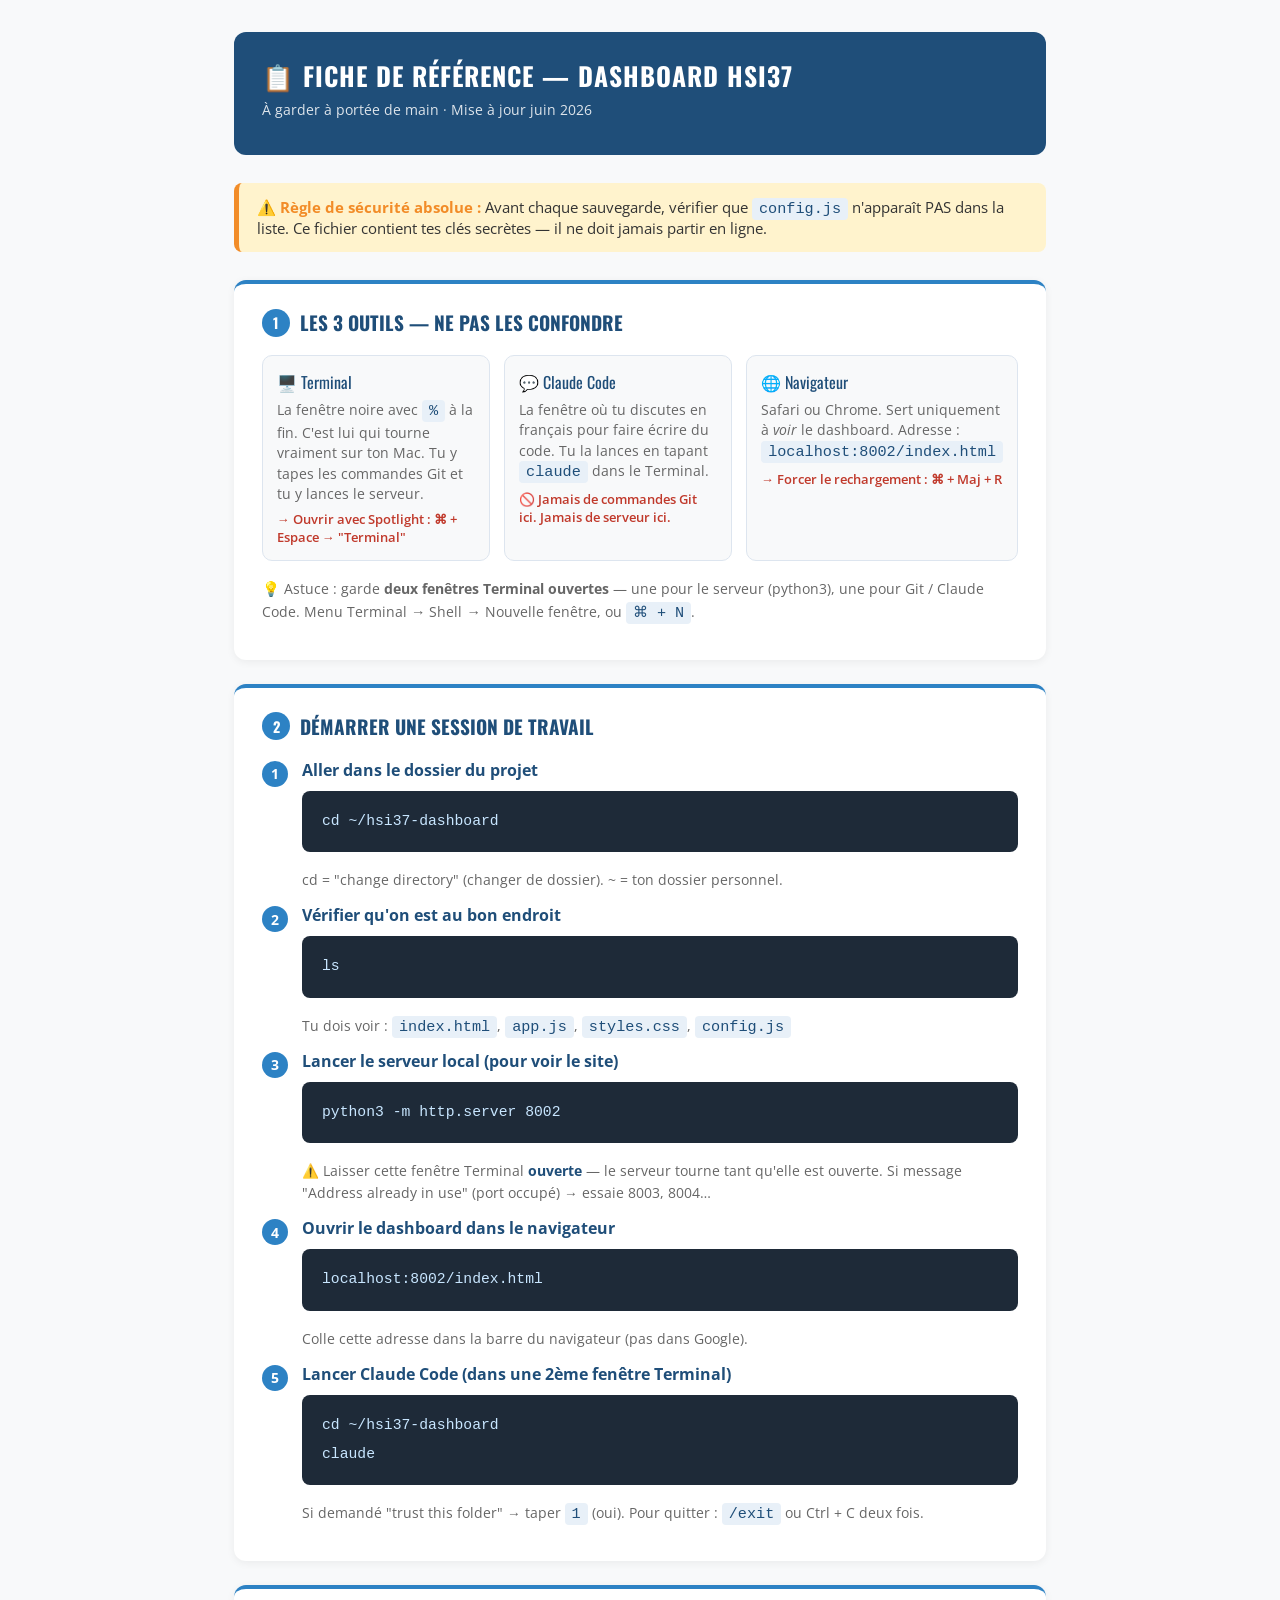
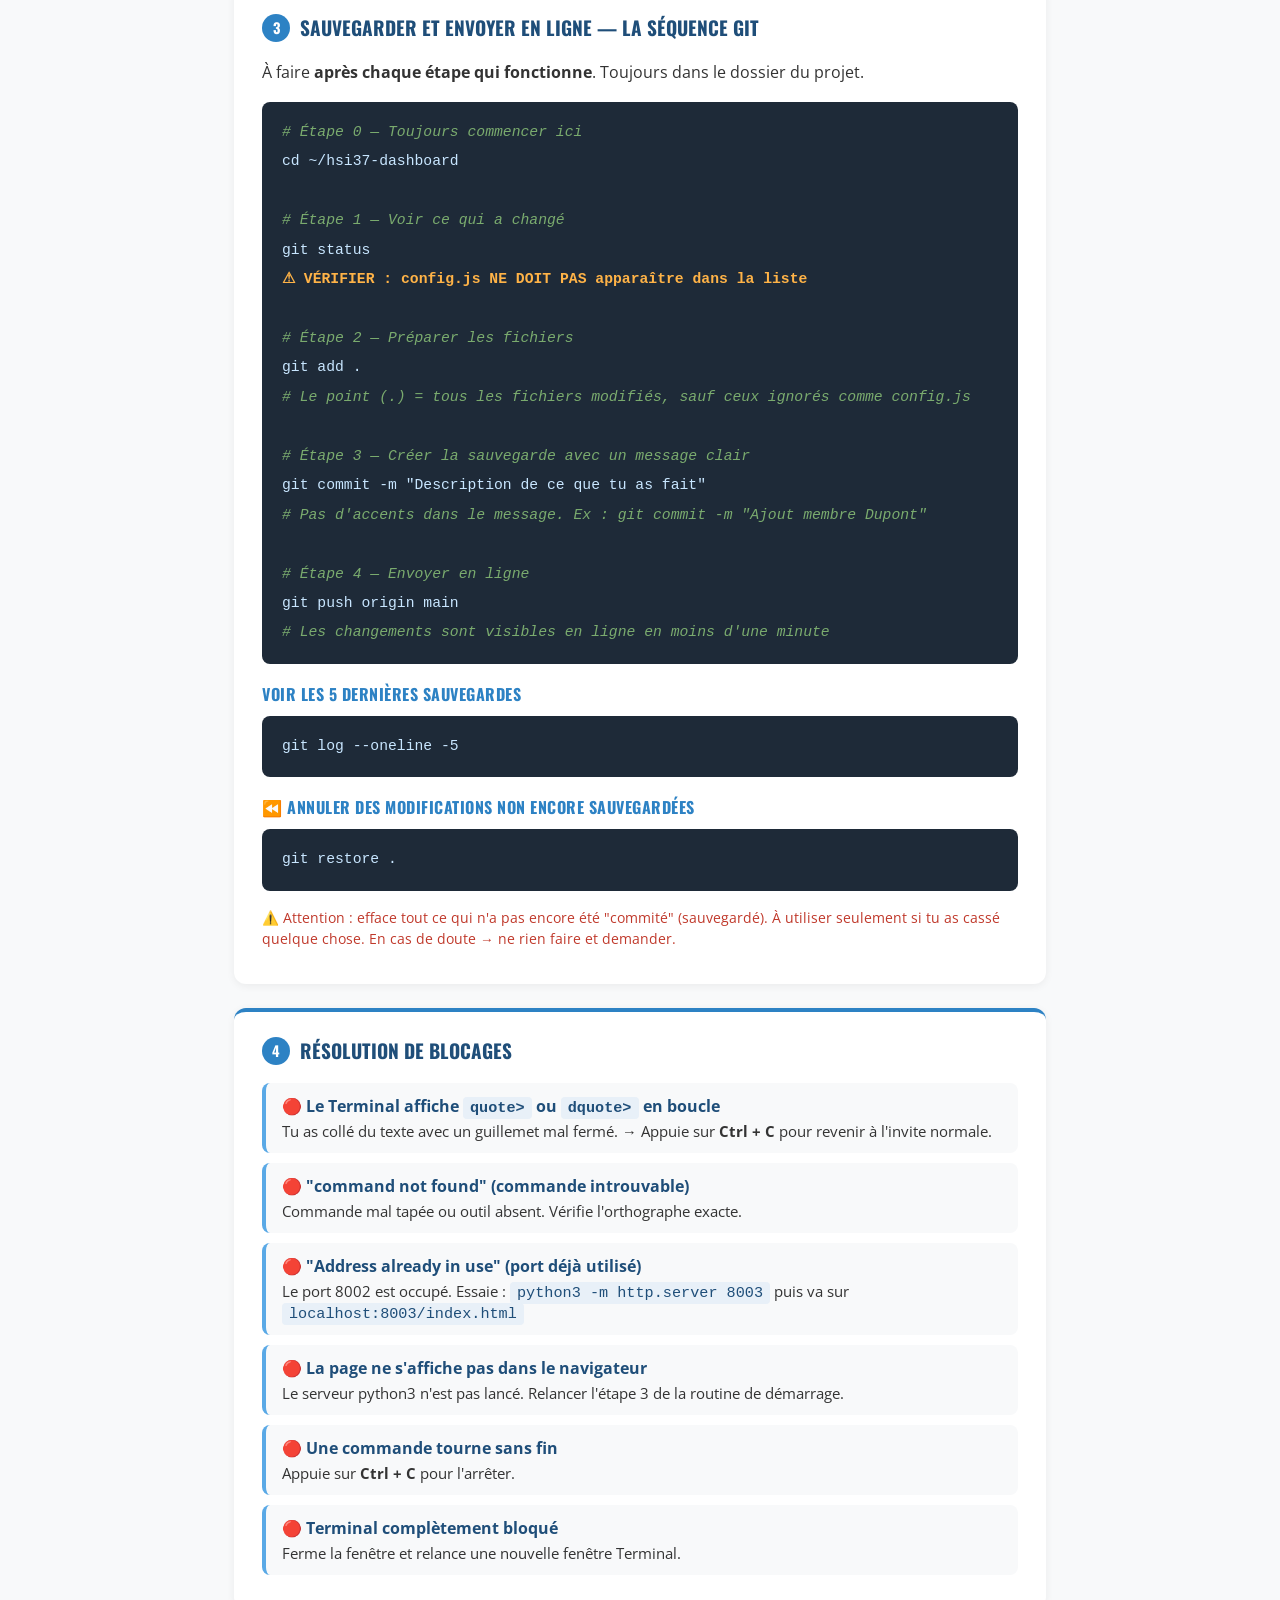
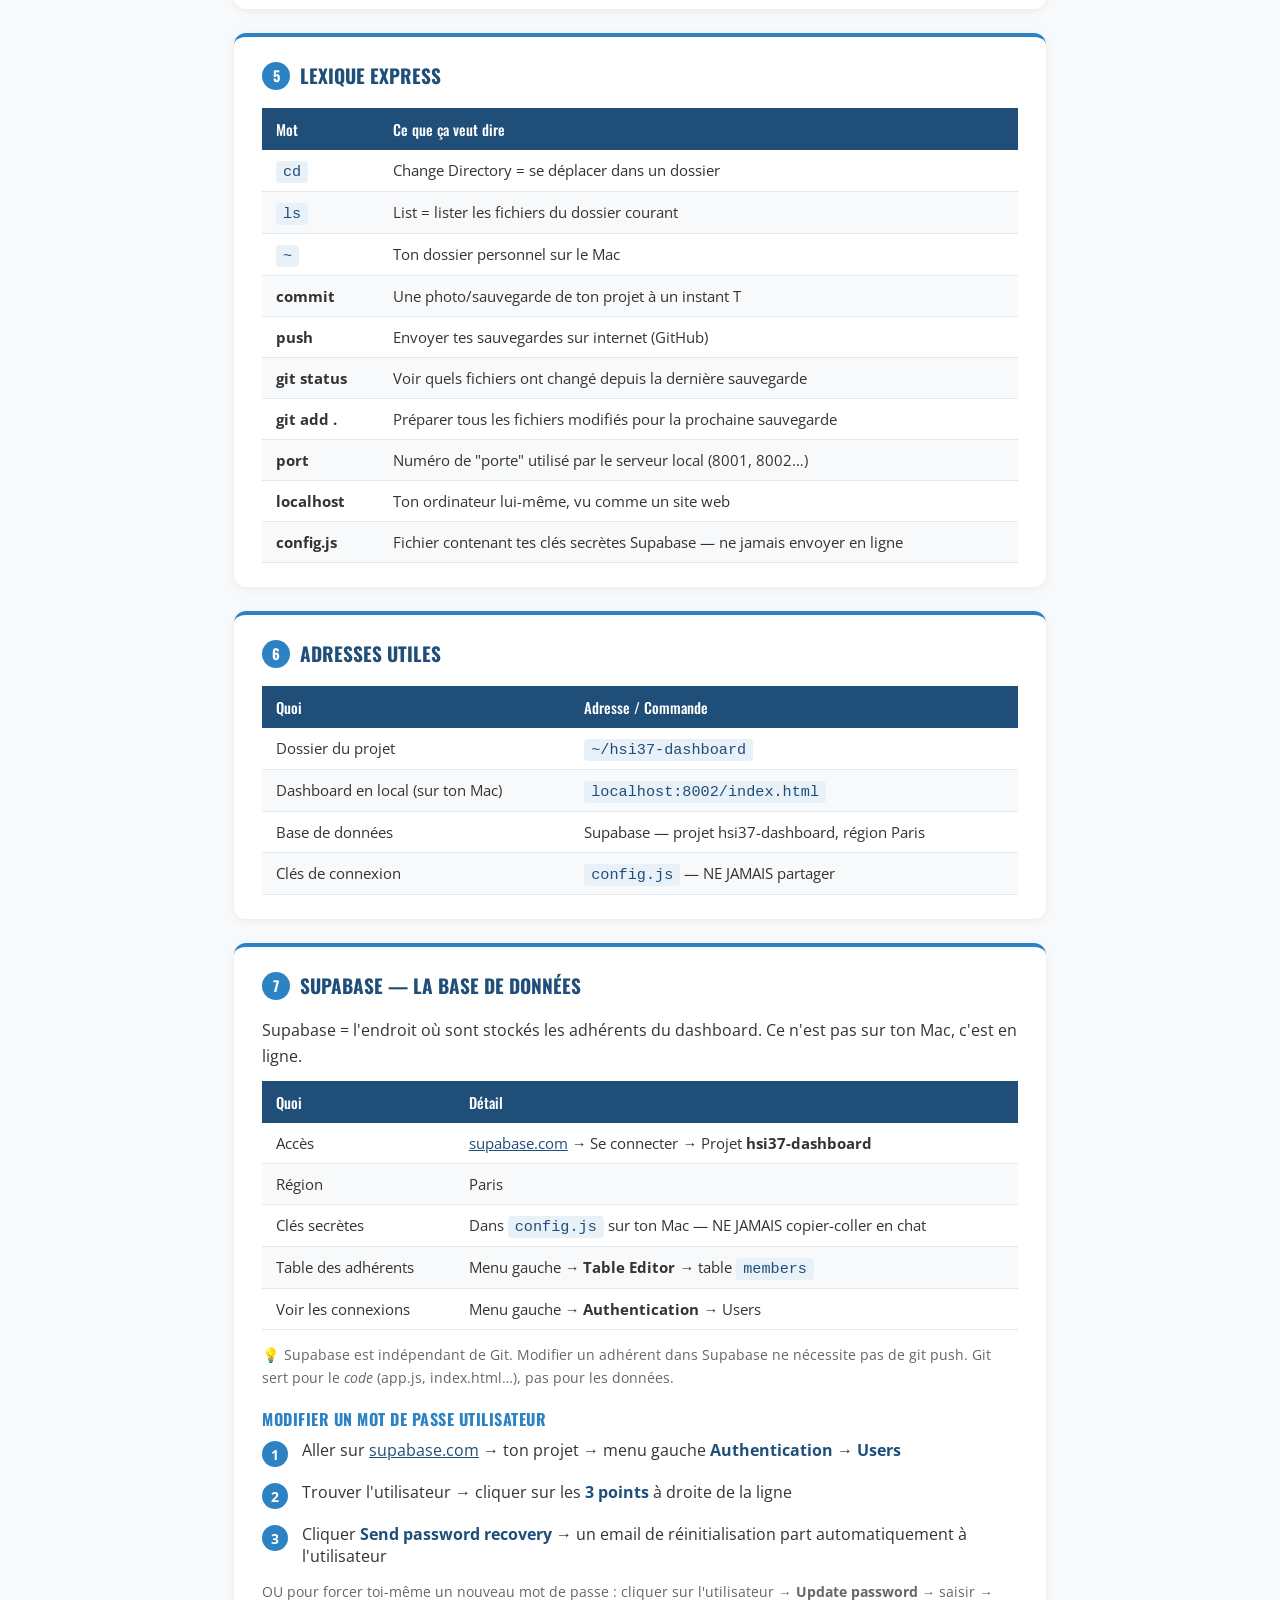
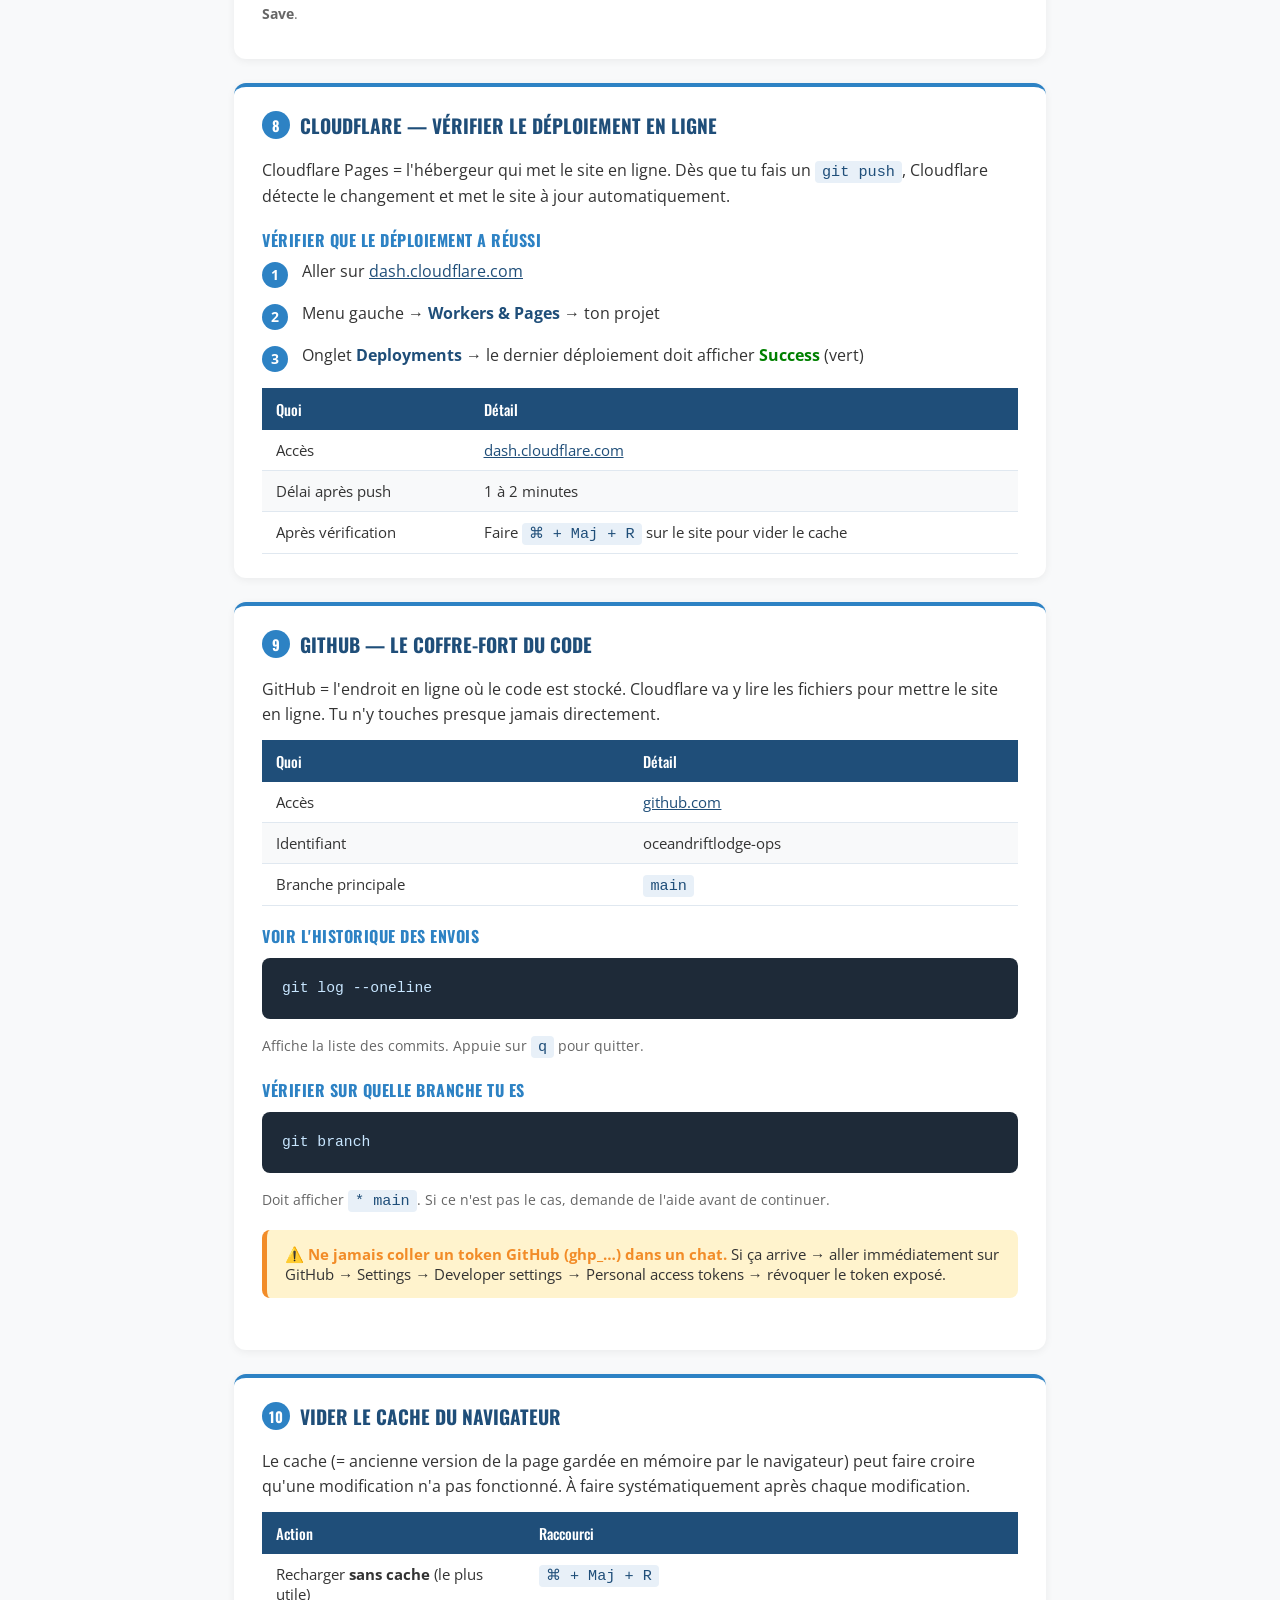
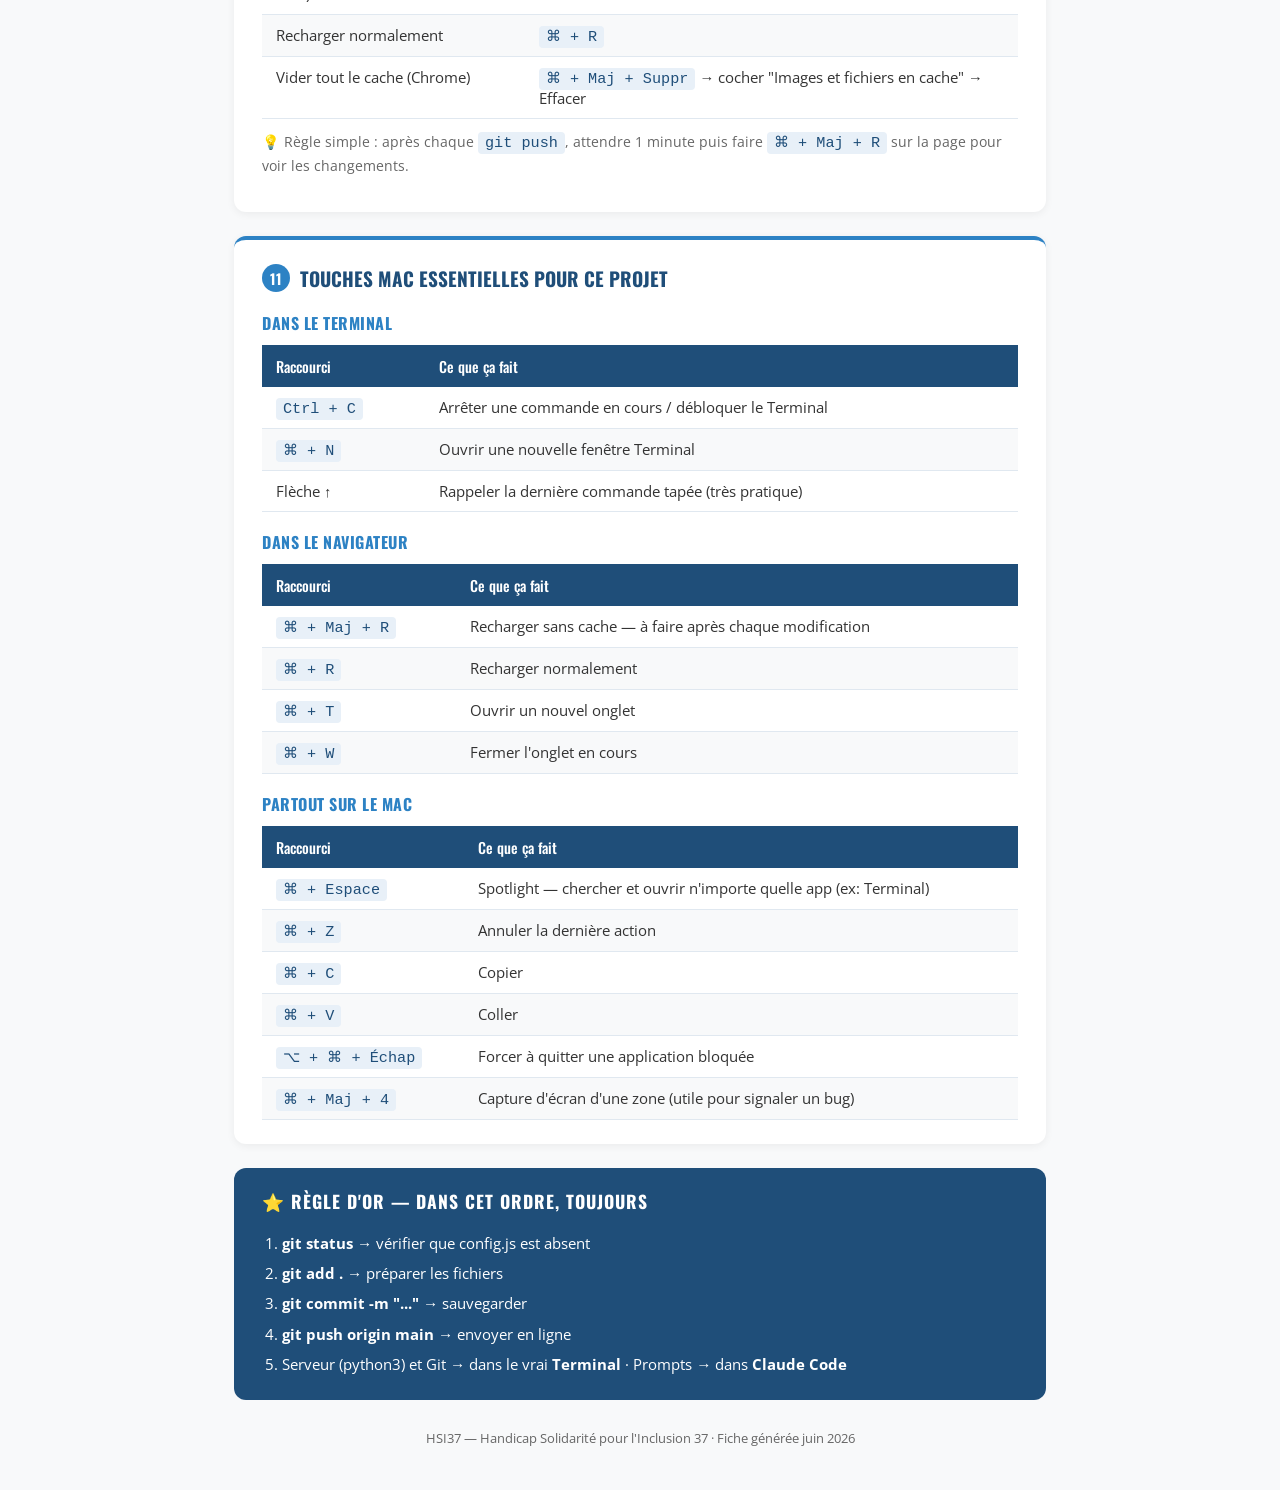
<file: files-2/fiche-reference-hsi37.html>
<!DOCTYPE html>
<html lang="fr">
<head>
<meta charset="UTF-8">
<meta name="viewport" content="width=device-width, initial-scale=1.0">
<title>Fiche de référence — Dashboard HSI37</title>
<link rel="preconnect" href="https://fonts.googleapis.com">
<link href="https://fonts.googleapis.com/css2?family=Oswald:wght@500;600;700&family=Open+Sans:wght@400;600;700&display=swap" rel="stylesheet">
<style>
  :root {
    --bleu: #2D82C4;
    --bleu-clair: #5AA9E6;
    --bleu-fonce: #1F4E79;
    --orange: #F28C28;
    --gris-texte: #333333;
    --gris-secondaire: #666666;
    --fond-clair: #F8F9FA;
    --blanc: #FFFFFF;
  }

  * { box-sizing: border-box; margin: 0; padding: 0; }

  body {
    font-family: 'Open Sans', sans-serif;
    font-size: 16px;
    color: var(--gris-texte);
    background: var(--fond-clair);
    padding: 32px 24px;
    max-width: 860px;
    margin: auto;
  }

  header {
    background: var(--bleu-fonce);
    color: var(--blanc);
    border-radius: 12px;
    padding: 24px 28px;
    margin-bottom: 28px;
  }

  header h1 {
    font-family: 'Oswald', sans-serif;
    font-size: 1.6rem;
    letter-spacing: 1px;
    margin-bottom: 4px;
  }

  header p {
    font-size: 0.9rem;
    opacity: 0.85;
  }

  .alerte {
    background: #fff3cd;
    border-left: 5px solid var(--orange);
    border-radius: 8px;
    padding: 14px 18px;
    margin-bottom: 28px;
    font-size: 0.95rem;
  }

  .alerte strong { color: var(--orange); }

  section {
    background: var(--blanc);
    border-radius: 12px;
    padding: 24px 28px;
    margin-bottom: 24px;
    border-top: 4px solid var(--bleu);
    box-shadow: 0 2px 8px rgba(0,0,0,0.06);
  }

  section h2 {
    font-family: 'Oswald', sans-serif;
    font-size: 1.2rem;
    color: var(--bleu-fonce);
    margin-bottom: 18px;
    display: flex;
    align-items: center;
    gap: 10px;
  }

  section h2 .num {
    background: var(--bleu);
    color: white;
    border-radius: 50%;
    width: 28px;
    height: 28px;
    display: flex;
    align-items: center;
    justify-content: center;
    font-size: 0.9rem;
    flex-shrink: 0;
  }

  h3 {
    font-family: 'Oswald', sans-serif;
    font-size: 1rem;
    color: var(--bleu);
    margin: 18px 0 8px;
    text-transform: uppercase;
    letter-spacing: 0.5px;
  }

  p { margin-bottom: 10px; line-height: 1.6; }

  code {
    background: #e8f0f8;
    color: var(--bleu-fonce);
    font-family: 'Courier New', monospace;
    font-size: 0.95rem;
    padding: 2px 7px;
    border-radius: 4px;
  }

  .bloc-commandes {
    background: #1e2a38;
    color: #c8e6ff;
    border-radius: 8px;
    padding: 16px 20px;
    margin: 10px 0 16px;
    font-family: 'Courier New', monospace;
    font-size: 0.92rem;
    line-height: 2;
  }

  .bloc-commandes .commentaire {
    color: #7aab6e;
    font-style: italic;
  }

  .bloc-commandes .attention {
    color: #ffb347;
    font-weight: 700;
  }

  .grille-outils {
    display: grid;
    grid-template-columns: 1fr 1fr 1fr;
    gap: 14px;
    margin-top: 12px;
  }

  .outil {
    background: var(--fond-clair);
    border-radius: 10px;
    padding: 14px;
    border: 1px solid #dde5ef;
  }

  .outil .nom {
    font-family: 'Oswald', sans-serif;
    color: var(--bleu-fonce);
    font-size: 1rem;
    margin-bottom: 6px;
  }

  .outil .description {
    font-size: 0.85rem;
    color: var(--gris-secondaire);
    line-height: 1.5;
  }

  .outil .jamais {
    font-size: 0.8rem;
    color: #c0392b;
    margin-top: 6px;
    font-weight: 600;
  }

  .etape {
    display: flex;
    gap: 14px;
    margin-bottom: 14px;
    align-items: flex-start;
  }

  .etape .pastille {
    background: var(--bleu);
    color: white;
    border-radius: 50%;
    width: 26px;
    height: 26px;
    min-width: 26px;
    display: flex;
    align-items: center;
    justify-content: center;
    font-size: 0.85rem;
    font-weight: 700;
    margin-top: 2px;
  }

  .etape .contenu { flex: 1; }
  .etape .contenu strong { color: var(--bleu-fonce); }

  .blocage {
    background: var(--fond-clair);
    border-radius: 8px;
    padding: 12px 16px;
    margin-bottom: 10px;
    border-left: 4px solid var(--bleu-clair);
  }

  .blocage .symptome {
    font-weight: 700;
    color: var(--bleu-fonce);
    margin-bottom: 4px;
  }

  .blocage .solution {
    font-size: 0.92rem;
    color: var(--gris-texte);
  }

  .lexique-table {
    width: 100%;
    border-collapse: collapse;
    margin-top: 10px;
    font-size: 0.92rem;
  }

  .lexique-table th {
    background: var(--bleu-fonce);
    color: white;
    padding: 10px 14px;
    text-align: left;
    font-family: 'Oswald', sans-serif;
    font-weight: 500;
  }

  .lexique-table td {
    padding: 10px 14px;
    border-bottom: 1px solid #e0e8f0;
    vertical-align: top;
  }

  .lexique-table tr:nth-child(even) td { background: var(--fond-clair); }

  .regle-or {
    background: var(--bleu-fonce);
    color: white;
    border-radius: 12px;
    padding: 20px 28px;
    margin-top: 8px;
  }

  .regle-or h2 {
    font-family: 'Oswald', sans-serif;
    font-size: 1.1rem;
    letter-spacing: 1px;
    margin-bottom: 14px;
    color: white;
  }

  .regle-or ol {
    padding-left: 20px;
    line-height: 2;
  }

  .regle-or li { font-size: 0.95rem; }

  footer {
    text-align: center;
    font-size: 0.8rem;
    color: var(--gris-secondaire);
    margin-top: 28px;
  }

  @media (max-width: 600px) {
    .grille-outils { grid-template-columns: 1fr; }
    body { padding: 16px; }
  }

  @media print {
    body { background: white; }
    section { box-shadow: none; border: 1px solid #dde5ef; }
  }
</style>
</head>
<body>

<header>
  <h1>📋 FICHE DE RÉFÉRENCE — DASHBOARD HSI37</h1>
  <p>À garder à portée de main · Mise à jour juin 2026</p>
</header>

<div class="alerte">
  ⚠️ <strong>Règle de sécurité absolue :</strong> Avant chaque sauvegarde, vérifier que <code>config.js</code> n'apparaît PAS dans la liste. Ce fichier contient tes clés secrètes — il ne doit jamais partir en ligne.
</div>

<!-- SECTION 1 -->
<section>
  <h2><span class="num">1</span> LES 3 OUTILS — NE PAS LES CONFONDRE</h2>

  <div class="grille-outils">
    <div class="outil">
      <div class="nom">🖥️ Terminal</div>
      <div class="description">La fenêtre noire avec <code>%</code> à la fin. C'est lui qui tourne vraiment sur ton Mac. Tu y tapes les commandes Git et tu y lances le serveur.</div>
      <div class="jamais">→ Ouvrir avec Spotlight : ⌘ + Espace → "Terminal"</div>
    </div>
    <div class="outil">
      <div class="nom">💬 Claude Code</div>
      <div class="description">La fenêtre où tu discutes en français pour faire écrire du code. Tu la lances en tapant <code>claude</code> dans le Terminal.</div>
      <div class="jamais">🚫 Jamais de commandes Git ici. Jamais de serveur ici.</div>
    </div>
    <div class="outil">
      <div class="nom">🌐 Navigateur</div>
      <div class="description">Safari ou Chrome. Sert uniquement à <em>voir</em> le dashboard. Adresse : <code>localhost:8002/index.html</code></div>
      <div class="jamais">→ Forcer le rechargement : ⌘ + Maj + R</div>
    </div>
  </div>

  <p style="margin-top:16px; font-size:0.9rem; color:var(--gris-secondaire);">
    💡 Astuce : garde <strong>deux fenêtres Terminal ouvertes</strong> — une pour le serveur (python3), une pour Git / Claude Code. Menu Terminal → Shell → Nouvelle fenêtre, ou <code>⌘ + N</code>.
  </p>
</section>

<!-- SECTION 2 -->
<section>
  <h2><span class="num">2</span> DÉMARRER UNE SESSION DE TRAVAIL</h2>

  <div class="etape">
    <div class="pastille">1</div>
    <div class="contenu">
      <strong>Aller dans le dossier du projet</strong><br>
      <div class="bloc-commandes">cd ~/hsi37-dashboard</div>
      <span style="font-size:0.85rem; color:var(--gris-secondaire);">cd = "change directory" (changer de dossier). ~ = ton dossier personnel.</span>
    </div>
  </div>

  <div class="etape">
    <div class="pastille">2</div>
    <div class="contenu">
      <strong>Vérifier qu'on est au bon endroit</strong><br>
      <div class="bloc-commandes">ls</div>
      <span style="font-size:0.85rem; color:var(--gris-secondaire);">Tu dois voir : <code>index.html</code>, <code>app.js</code>, <code>styles.css</code>, <code>config.js</code></span>
    </div>
  </div>

  <div class="etape">
    <div class="pastille">3</div>
    <div class="contenu">
      <strong>Lancer le serveur local (pour voir le site)</strong><br>
      <div class="bloc-commandes">python3 -m http.server 8002</div>
      <span style="font-size:0.85rem; color:var(--gris-secondaire);">⚠️ Laisser cette fenêtre Terminal <strong>ouverte</strong> — le serveur tourne tant qu'elle est ouverte. Si message "Address already in use" (port occupé) → essaie 8003, 8004…</span>
    </div>
  </div>

  <div class="etape">
    <div class="pastille">4</div>
    <div class="contenu">
      <strong>Ouvrir le dashboard dans le navigateur</strong><br>
      <div class="bloc-commandes">localhost:8002/index.html</div>
      <span style="font-size:0.85rem; color:var(--gris-secondaire);">Colle cette adresse dans la barre du navigateur (pas dans Google).</span>
    </div>
  </div>

  <div class="etape">
    <div class="pastille">5</div>
    <div class="contenu">
      <strong>Lancer Claude Code (dans une 2ème fenêtre Terminal)</strong><br>
      <div class="bloc-commandes">cd ~/hsi37-dashboard<br>claude</div>
      <span style="font-size:0.85rem; color:var(--gris-secondaire);">Si demandé "trust this folder" → taper <code>1</code> (oui). Pour quitter : <code>/exit</code> ou Ctrl + C deux fois.</span>
    </div>
  </div>
</section>

<!-- SECTION 3 -->
<section>
  <h2><span class="num">3</span> SAUVEGARDER ET ENVOYER EN LIGNE — LA SÉQUENCE GIT</h2>

  <p style="margin-bottom:16px;">À faire <strong>après chaque étape qui fonctionne</strong>. Toujours dans le dossier du projet.</p>

  <div class="bloc-commandes">
    <span class="commentaire"># Étape 0 — Toujours commencer ici</span><br>
    cd ~/hsi37-dashboard<br><br>
    <span class="commentaire"># Étape 1 — Voir ce qui a changé</span><br>
    git status<br>
    <span class="attention">⚠ VÉRIFIER : config.js NE DOIT PAS apparaître dans la liste</span><br><br>
    <span class="commentaire"># Étape 2 — Préparer les fichiers</span><br>
    git add .<br>
    <span class="commentaire"># Le point (.) = tous les fichiers modifiés, sauf ceux ignorés comme config.js</span><br><br>
    <span class="commentaire"># Étape 3 — Créer la sauvegarde avec un message clair</span><br>
    git commit -m "Description de ce que tu as fait"<br>
    <span class="commentaire"># Pas d'accents dans le message. Ex : git commit -m "Ajout membre Dupont"</span><br><br>
    <span class="commentaire"># Étape 4 — Envoyer en ligne</span><br>
    git push origin main<br>
    <span class="commentaire"># Les changements sont visibles en ligne en moins d'une minute</span>
  </div>

  <h3>Voir les 5 dernières sauvegardes</h3>
  <div class="bloc-commandes">git log --oneline -5</div>

  <h3>⏪ Annuler des modifications non encore sauvegardées</h3>
  <div class="bloc-commandes">git restore .</div>
  <p style="font-size:0.85rem; color:#c0392b;">⚠️ Attention : efface tout ce qui n'a pas encore été "commité" (sauvegardé). À utiliser seulement si tu as cassé quelque chose. En cas de doute → ne rien faire et demander.</p>
</section>

<!-- SECTION 4 -->
<section>
  <h2><span class="num">4</span> RÉSOLUTION DE BLOCAGES</h2>

  <div class="blocage">
    <div class="symptome">🔴 Le Terminal affiche <code>quote&gt;</code> ou <code>dquote&gt;</code> en boucle</div>
    <div class="solution">Tu as collé du texte avec un guillemet mal fermé. → Appuie sur <strong>Ctrl + C</strong> pour revenir à l'invite normale.</div>
  </div>

  <div class="blocage">
    <div class="symptome">🔴 "command not found" (commande introuvable)</div>
    <div class="solution">Commande mal tapée ou outil absent. Vérifie l'orthographe exacte.</div>
  </div>

  <div class="blocage">
    <div class="symptome">🔴 "Address already in use" (port déjà utilisé)</div>
    <div class="solution">Le port 8002 est occupé. Essaie : <code>python3 -m http.server 8003</code> puis va sur <code>localhost:8003/index.html</code></div>
  </div>

  <div class="blocage">
    <div class="symptome">🔴 La page ne s'affiche pas dans le navigateur</div>
    <div class="solution">Le serveur python3 n'est pas lancé. Relancer l'étape 3 de la routine de démarrage.</div>
  </div>

  <div class="blocage">
    <div class="symptome">🔴 Une commande tourne sans fin</div>
    <div class="solution">Appuie sur <strong>Ctrl + C</strong> pour l'arrêter.</div>
  </div>

  <div class="blocage">
    <div class="symptome">🔴 Terminal complètement bloqué</div>
    <div class="solution">Ferme la fenêtre et relance une nouvelle fenêtre Terminal.</div>
  </div>
</section>

<!-- SECTION 5 -->
<section>
  <h2><span class="num">5</span> LEXIQUE EXPRESS</h2>

  <table class="lexique-table">
    <thead>
      <tr><th>Mot</th><th>Ce que ça veut dire</th></tr>
    </thead>
    <tbody>
      <tr><td><code>cd</code></td><td>Change Directory = se déplacer dans un dossier</td></tr>
      <tr><td><code>ls</code></td><td>List = lister les fichiers du dossier courant</td></tr>
      <tr><td><code>~</code></td><td>Ton dossier personnel sur le Mac</td></tr>
      <tr><td><strong>commit</strong></td><td>Une photo/sauvegarde de ton projet à un instant T</td></tr>
      <tr><td><strong>push</strong></td><td>Envoyer tes sauvegardes sur internet (GitHub)</td></tr>
      <tr><td><strong>git status</strong></td><td>Voir quels fichiers ont changé depuis la dernière sauvegarde</td></tr>
      <tr><td><strong>git add .</strong></td><td>Préparer tous les fichiers modifiés pour la prochaine sauvegarde</td></tr>
      <tr><td><strong>port</strong></td><td>Numéro de "porte" utilisé par le serveur local (8001, 8002…)</td></tr>
      <tr><td><strong>localhost</strong></td><td>Ton ordinateur lui-même, vu comme un site web</td></tr>
      <tr><td><strong>config.js</strong></td><td>Fichier contenant tes clés secrètes Supabase — ne jamais envoyer en ligne</td></tr>
    </tbody>
  </table>
</section>

<!-- ADRESSES UTILES -->
<section>
  <h2><span class="num">6</span> ADRESSES UTILES</h2>

  <table class="lexique-table">
    <thead>
      <tr><th>Quoi</th><th>Adresse / Commande</th></tr>
    </thead>
    <tbody>
      <tr><td>Dossier du projet</td><td><code>~/hsi37-dashboard</code></td></tr>
      <tr><td>Dashboard en local (sur ton Mac)</td><td><code>localhost:8002/index.html</code></td></tr>
      <tr><td>Base de données</td><td>Supabase — projet hsi37-dashboard, région Paris</td></tr>
      <tr><td>Clés de connexion</td><td><code>config.js</code> — NE JAMAIS partager</td></tr>
    </tbody>
  </table>
</section>

<!-- SECTION SUPABASE -->
<section>
  <h2><span class="num">7</span> SUPABASE — LA BASE DE DONNÉES</h2>

  <p>Supabase = l'endroit où sont stockés les adhérents du dashboard. Ce n'est pas sur ton Mac, c'est en ligne.</p>

  <table class="lexique-table" style="margin-top:12px;">
    <thead>
      <tr><th>Quoi</th><th>Détail</th></tr>
    </thead>
    <tbody>
      <tr><td>Accès</td><td><a href="https://supabase.com" target="_blank" style="color:var(--bleu-fonce);">supabase.com</a> → Se connecter → Projet <strong>hsi37-dashboard</strong></td></tr>
      <tr><td>Région</td><td>Paris</td></tr>
      <tr><td>Clés secrètes</td><td>Dans <code>config.js</code> sur ton Mac — NE JAMAIS copier-coller en chat</td></tr>
      <tr><td>Table des adhérents</td><td>Menu gauche → <strong>Table Editor</strong> → table <code>members</code></td></tr>
      <tr><td>Voir les connexions</td><td>Menu gauche → <strong>Authentication</strong> → Users</td></tr>
    </tbody>
  </table>

  <p style="margin-top:14px; font-size:0.88rem; color:var(--gris-secondaire);">💡 Supabase est indépendant de Git. Modifier un adhérent dans Supabase ne nécessite pas de git push. Git sert pour le <em>code</em> (app.js, index.html…), pas pour les données.</p>

  <h3>Modifier un mot de passe utilisateur</h3>
  <div class="etape">
    <div class="pastille">1</div>
    <div class="contenu">Aller sur <a href="https://supabase.com" target="_blank" style="color:var(--bleu-fonce);">supabase.com</a> → ton projet → menu gauche <strong>Authentication</strong> → <strong>Users</strong></div>
  </div>
  <div class="etape">
    <div class="pastille">2</div>
    <div class="contenu">Trouver l'utilisateur → cliquer sur les <strong>3 points</strong> à droite de la ligne</div>
  </div>
  <div class="etape">
    <div class="pastille">3</div>
    <div class="contenu">Cliquer <strong>Send password recovery</strong> → un email de réinitialisation part automatiquement à l'utilisateur</div>
  </div>
  <p style="font-size:0.85rem; color:var(--gris-secondaire); margin-top:4px;">OU pour forcer toi-même un nouveau mot de passe : cliquer sur l'utilisateur → <strong>Update password</strong> → saisir → <strong>Save</strong>.</p>
</section>

<!-- SECTION CLOUDFLARE -->
<section>
  <h2><span class="num">8</span> CLOUDFLARE — VÉRIFIER LE DÉPLOIEMENT EN LIGNE</h2>

  <p>Cloudflare Pages = l'hébergeur qui met le site en ligne. Dès que tu fais un <code>git push</code>, Cloudflare détecte le changement et met le site à jour automatiquement.</p>

  <h3>Vérifier que le déploiement a réussi</h3>
  <div class="etape">
    <div class="pastille">1</div>
    <div class="contenu">Aller sur <a href="https://dash.cloudflare.com" target="_blank" style="color:var(--bleu-fonce);">dash.cloudflare.com</a></div>
  </div>
  <div class="etape">
    <div class="pastille">2</div>
    <div class="contenu">Menu gauche → <strong>Workers &amp; Pages</strong> → ton projet</div>
  </div>
  <div class="etape">
    <div class="pastille">3</div>
    <div class="contenu">Onglet <strong>Deployments</strong> → le dernier déploiement doit afficher <strong style="color:green;">Success</strong> (vert)</div>
  </div>

  <table class="lexique-table" style="margin-top:16px;">
    <thead><tr><th>Quoi</th><th>Détail</th></tr></thead>
    <tbody>
      <tr><td>Accès</td><td><a href="https://dash.cloudflare.com" target="_blank" style="color:var(--bleu-fonce);">dash.cloudflare.com</a></td></tr>
      <tr><td>Délai après push</td><td>1 à 2 minutes</td></tr>
      <tr><td>Après vérification</td><td>Faire <code>⌘ + Maj + R</code> sur le site pour vider le cache</td></tr>
    </tbody>
  </table>
</section>

<!-- SECTION GITHUB -->
<section>
  <h2><span class="num">9</span> GITHUB — LE COFFRE-FORT DU CODE</h2>

  <p>GitHub = l'endroit en ligne où le code est stocké. Cloudflare va y lire les fichiers pour mettre le site en ligne. Tu n'y touches presque jamais directement.</p>

  <table class="lexique-table" style="margin-top:12px;">
    <thead><tr><th>Quoi</th><th>Détail</th></tr></thead>
    <tbody>
      <tr><td>Accès</td><td><a href="https://github.com" target="_blank" style="color:var(--bleu-fonce);">github.com</a></td></tr>
      <tr><td>Identifiant</td><td>oceandriftlodge-ops</td></tr>
      <tr><td>Branche principale</td><td><code>main</code></td></tr>
    </tbody>
  </table>

  <h3>Voir l'historique des envois</h3>
  <div class="bloc-commandes">git log --oneline</div>
  <p style="font-size:0.85rem; color:var(--gris-secondaire);">Affiche la liste des commits. Appuie sur <code>q</code> pour quitter.</p>

  <h3>Vérifier sur quelle branche tu es</h3>
  <div class="bloc-commandes">git branch</div>
  <p style="font-size:0.85rem; color:var(--gris-secondaire);">Doit afficher <code>* main</code>. Si ce n'est pas le cas, demande de l'aide avant de continuer.</p>

  <div class="alerte" style="margin-top:16px;">
    ⚠️ <strong>Ne jamais coller un token GitHub (ghp_…) dans un chat.</strong> Si ça arrive → aller immédiatement sur GitHub → Settings → Developer settings → Personal access tokens → révoquer le token exposé.
  </div>
</section>

<!-- SECTION CACHE -->
<section>
  <h2><span class="num">10</span> VIDER LE CACHE DU NAVIGATEUR</h2>

  <p>Le cache (= ancienne version de la page gardée en mémoire par le navigateur) peut faire croire qu'une modification n'a pas fonctionné. À faire systématiquement après chaque modification.</p>

  <table class="lexique-table" style="margin-top:12px;">
    <thead>
      <tr><th>Action</th><th>Raccourci</th></tr>
    </thead>
    <tbody>
      <tr><td>Recharger <strong>sans cache</strong> (le plus utile)</td><td><code>⌘ + Maj + R</code></td></tr>
      <tr><td>Recharger normalement</td><td><code>⌘ + R</code></td></tr>
      <tr><td>Vider tout le cache (Chrome)</td><td><code>⌘ + Maj + Suppr</code> → cocher "Images et fichiers en cache" → Effacer</td></tr>
    </tbody>
  </table>

  <p style="margin-top:12px; font-size:0.88rem; color:var(--gris-secondaire);">💡 Règle simple : après chaque <code>git push</code>, attendre 1 minute puis faire <code>⌘ + Maj + R</code> sur la page pour voir les changements.</p>
</section>

<!-- SECTION TOUCHES MAC -->
<section>
  <h2><span class="num">11</span> TOUCHES MAC ESSENTIELLES POUR CE PROJET</h2>

  <h3>Dans le Terminal</h3>
  <table class="lexique-table">
    <thead>
      <tr><th>Raccourci</th><th>Ce que ça fait</th></tr>
    </thead>
    <tbody>
      <tr><td><code>Ctrl + C</code></td><td>Arrêter une commande en cours / débloquer le Terminal</td></tr>
      <tr><td><code>⌘ + N</code></td><td>Ouvrir une nouvelle fenêtre Terminal</td></tr>
      <tr><td>Flèche ↑</td><td>Rappeler la dernière commande tapée (très pratique)</td></tr>
    </tbody>
  </table>

  <h3>Dans le navigateur</h3>
  <table class="lexique-table">
    <thead>
      <tr><th>Raccourci</th><th>Ce que ça fait</th></tr>
    </thead>
    <tbody>
      <tr><td><code>⌘ + Maj + R</code></td><td>Recharger sans cache — à faire après chaque modification</td></tr>
      <tr><td><code>⌘ + R</code></td><td>Recharger normalement</td></tr>
      <tr><td><code>⌘ + T</code></td><td>Ouvrir un nouvel onglet</td></tr>
      <tr><td><code>⌘ + W</code></td><td>Fermer l'onglet en cours</td></tr>
    </tbody>
  </table>

  <h3>Partout sur le Mac</h3>
  <table class="lexique-table">
    <thead>
      <tr><th>Raccourci</th><th>Ce que ça fait</th></tr>
    </thead>
    <tbody>
      <tr><td><code>⌘ + Espace</code></td><td>Spotlight — chercher et ouvrir n'importe quelle app (ex: Terminal)</td></tr>
      <tr><td><code>⌘ + Z</code></td><td>Annuler la dernière action</td></tr>
      <tr><td><code>⌘ + C</code></td><td>Copier</td></tr>
      <tr><td><code>⌘ + V</code></td><td>Coller</td></tr>
      <tr><td><code>⌥ + ⌘ + Échap</code></td><td>Forcer à quitter une application bloquée</td></tr>
      <tr><td><code>⌘ + Maj + 4</code></td><td>Capture d'écran d'une zone (utile pour signaler un bug)</td></tr>
    </tbody>
  </table>
</section>

<!-- RÈGLE D'OR -->
<div class="regle-or">
  <h2>⭐ RÈGLE D'OR — DANS CET ORDRE, TOUJOURS</h2>
  <ol>
    <li><strong>git status</strong> → vérifier que config.js est absent</li>
    <li><strong>git add .</strong> → préparer les fichiers</li>
    <li><strong>git commit -m "..."</strong> → sauvegarder</li>
    <li><strong>git push origin main</strong> → envoyer en ligne</li>
    <li>Serveur (python3) et Git → dans le vrai <strong>Terminal</strong> · Prompts → dans <strong>Claude Code</strong></li>
  </ol>
</div>

<footer>
  <p>HSI37 — Handicap Solidarité pour l'Inclusion 37 · Fiche générée juin 2026</p>
</footer>

</body>
</html>
</file>
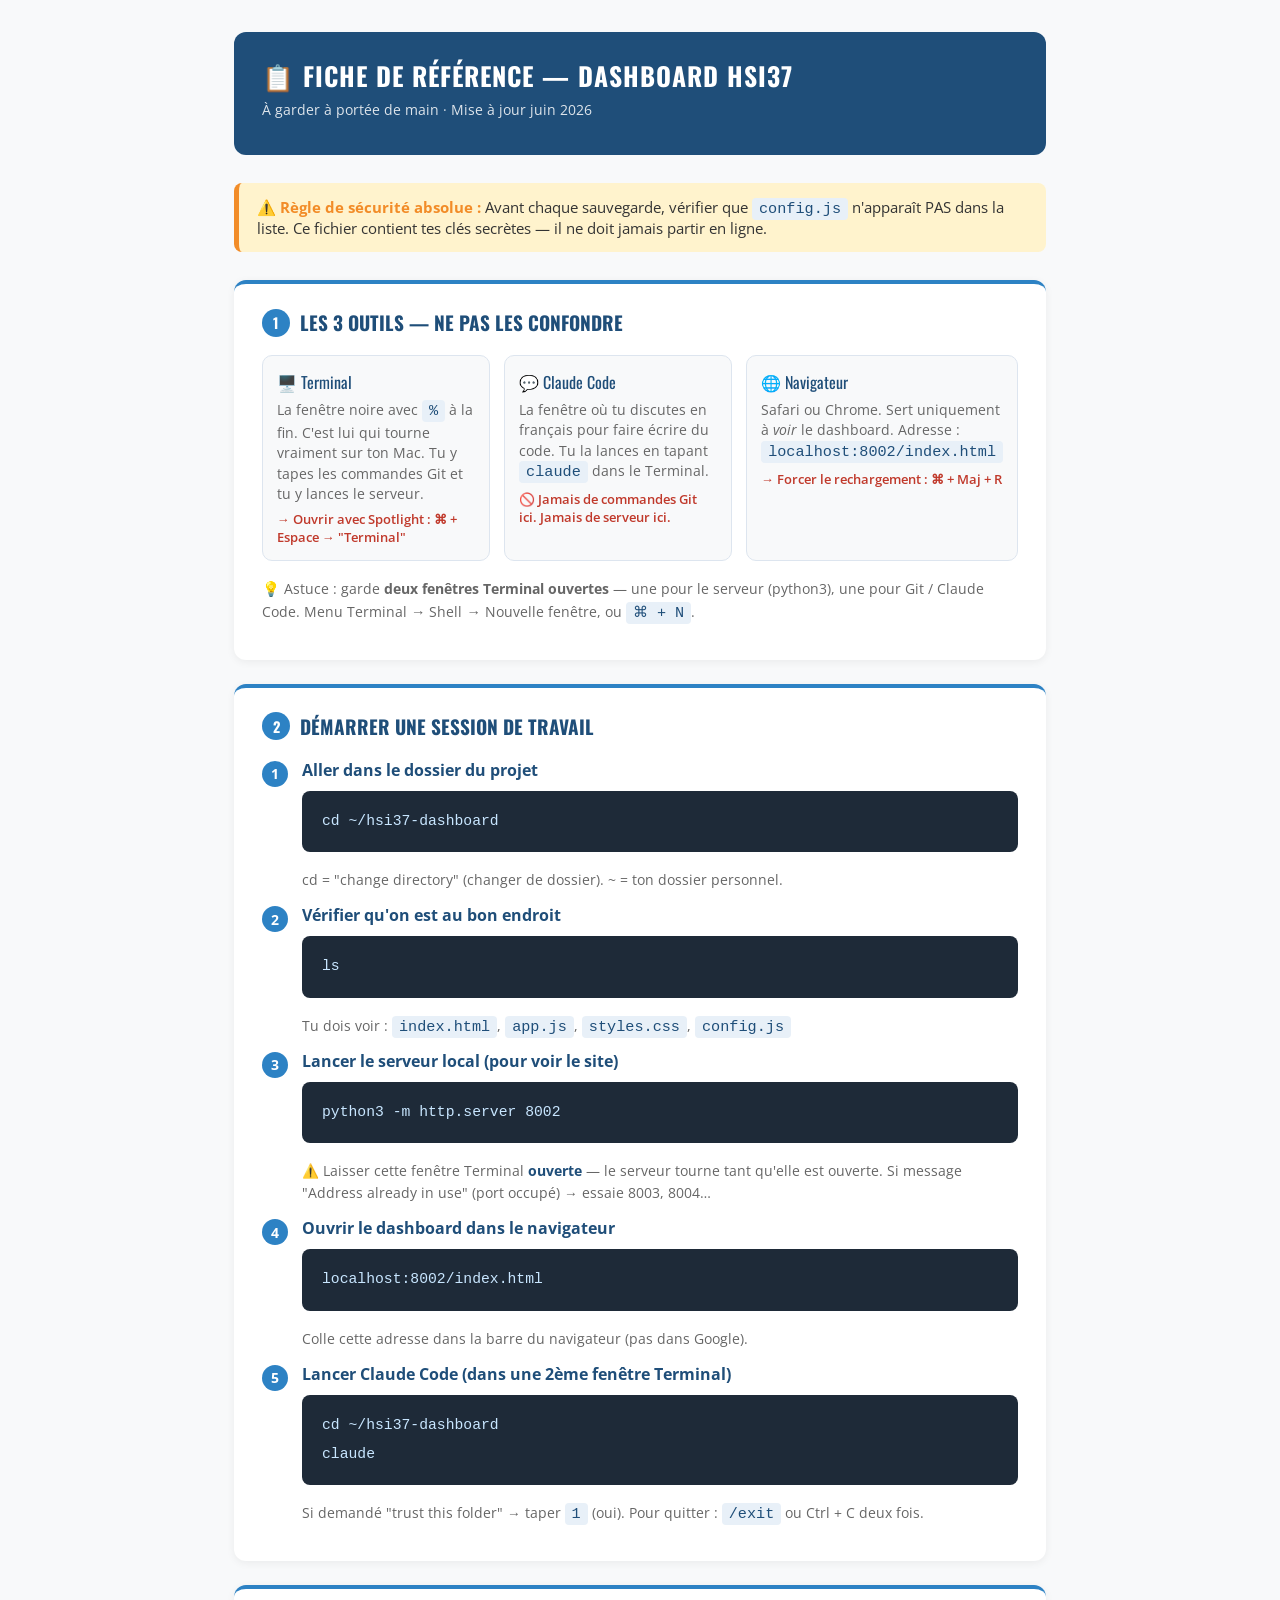
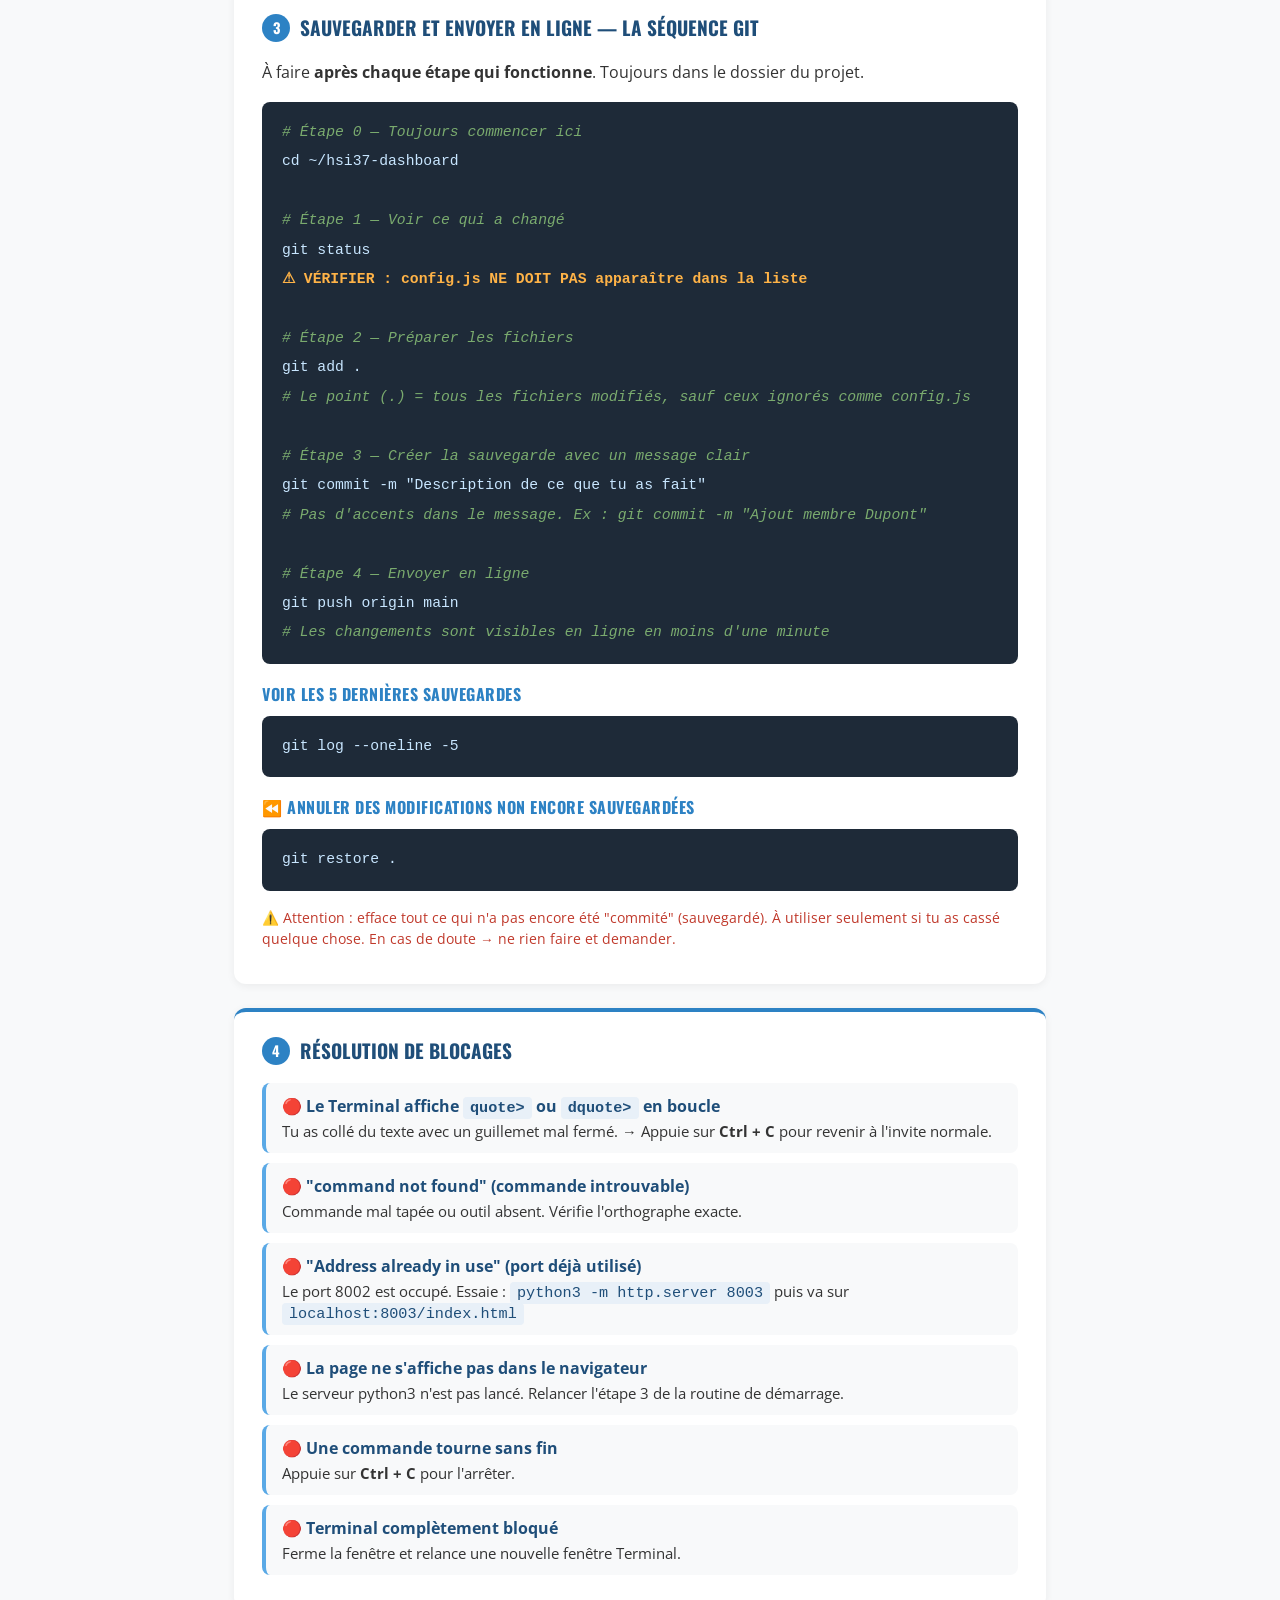
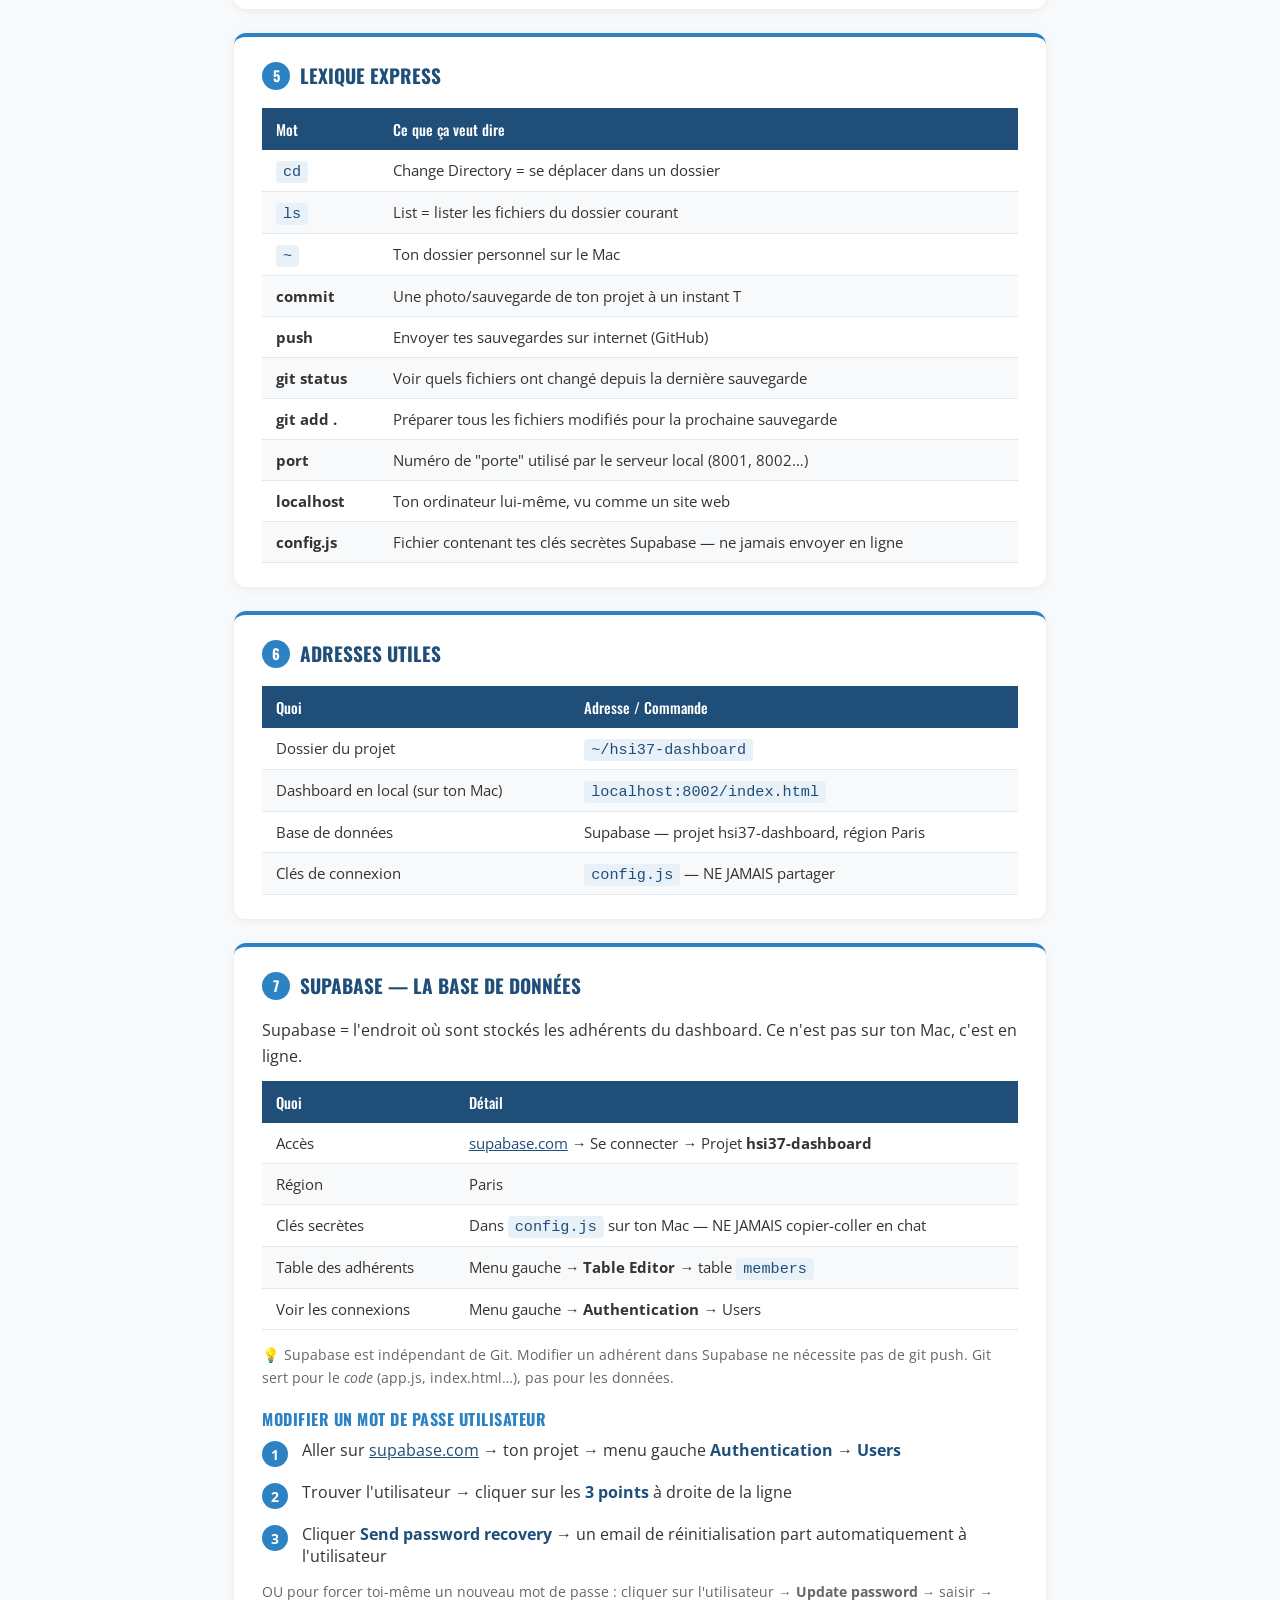
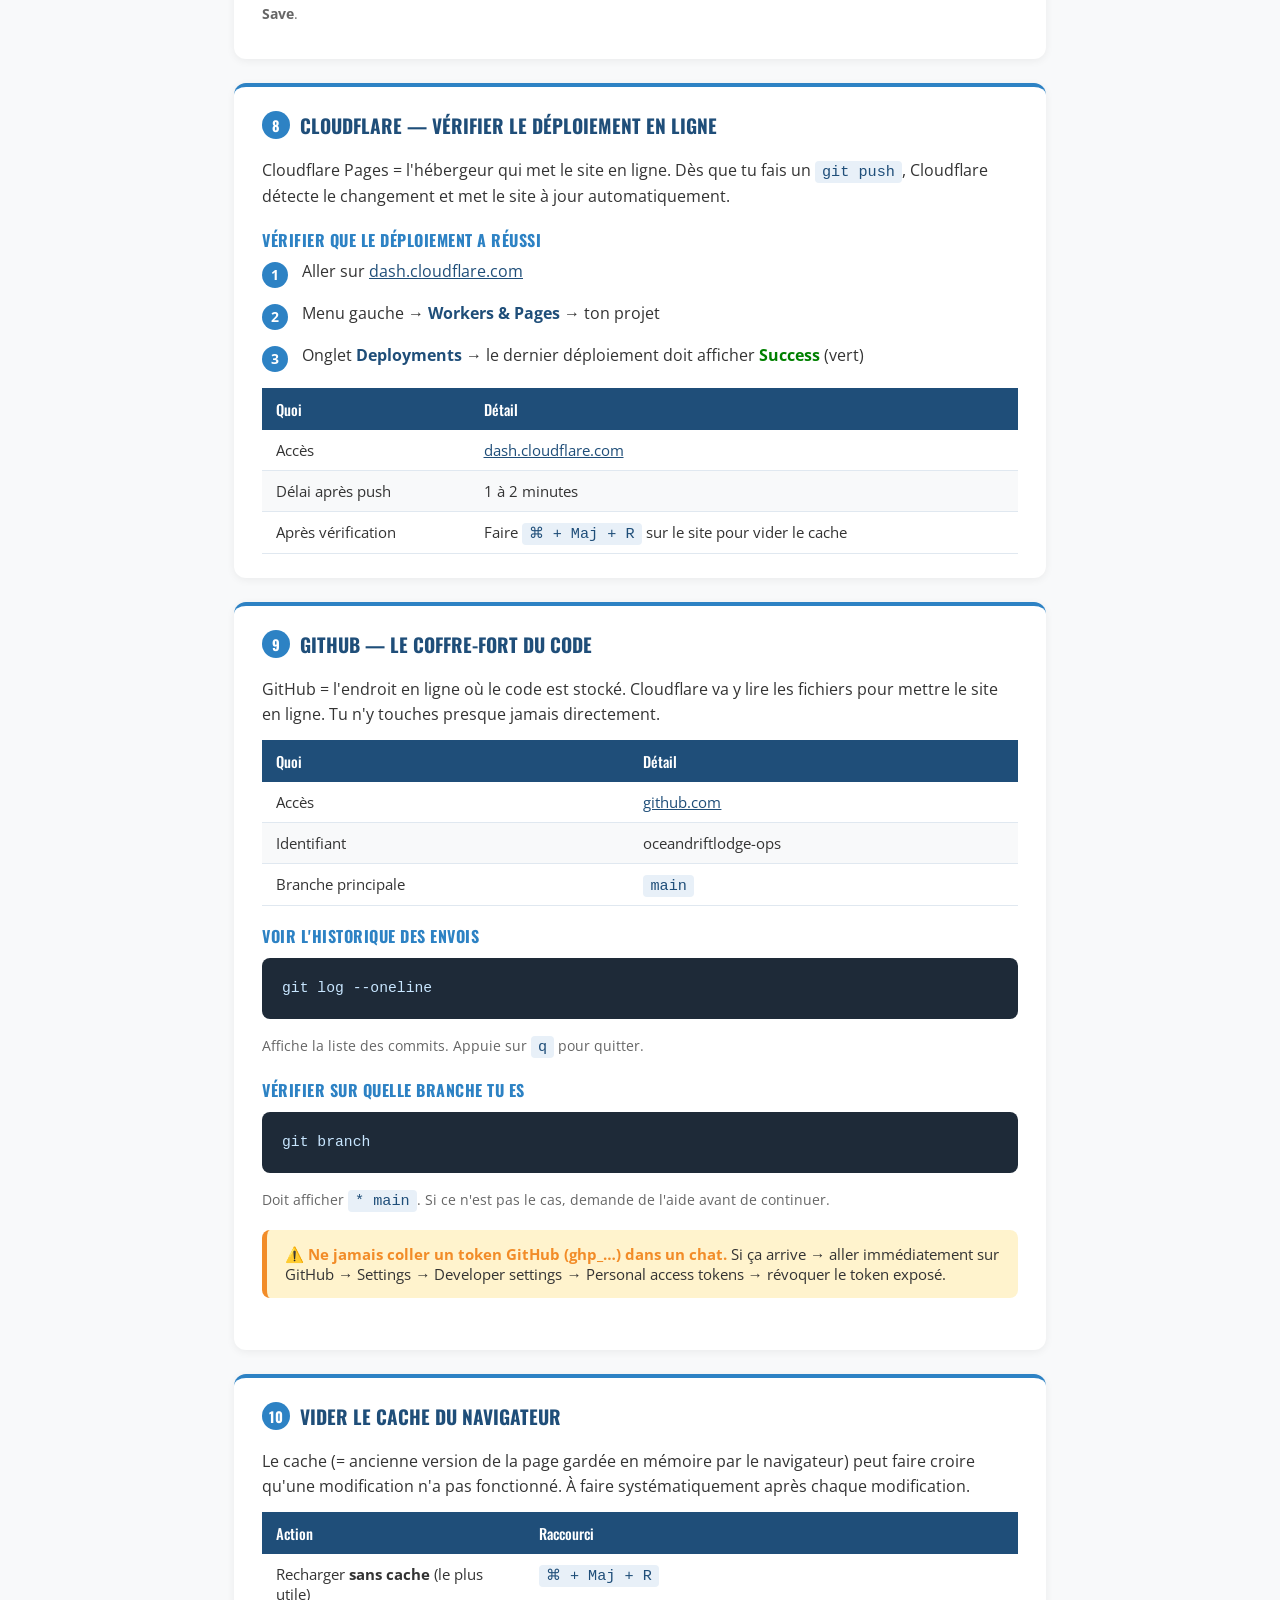
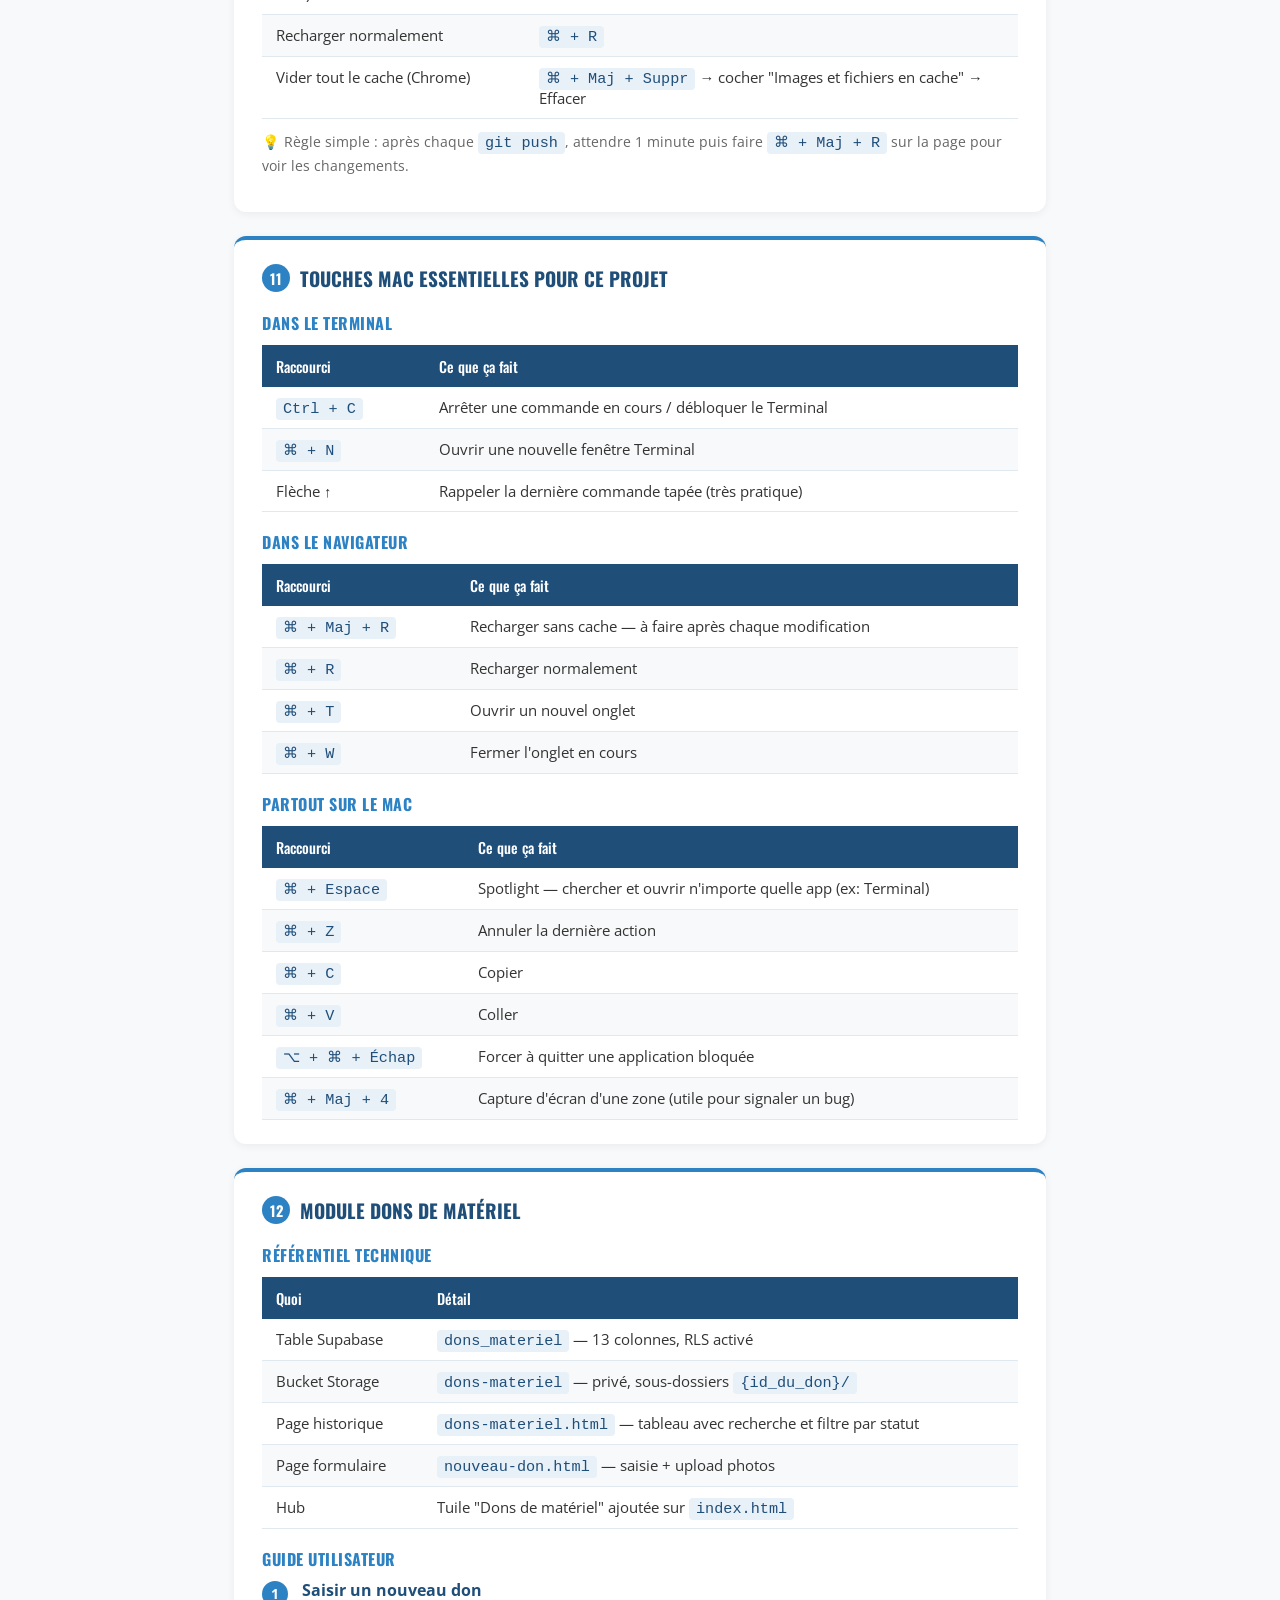
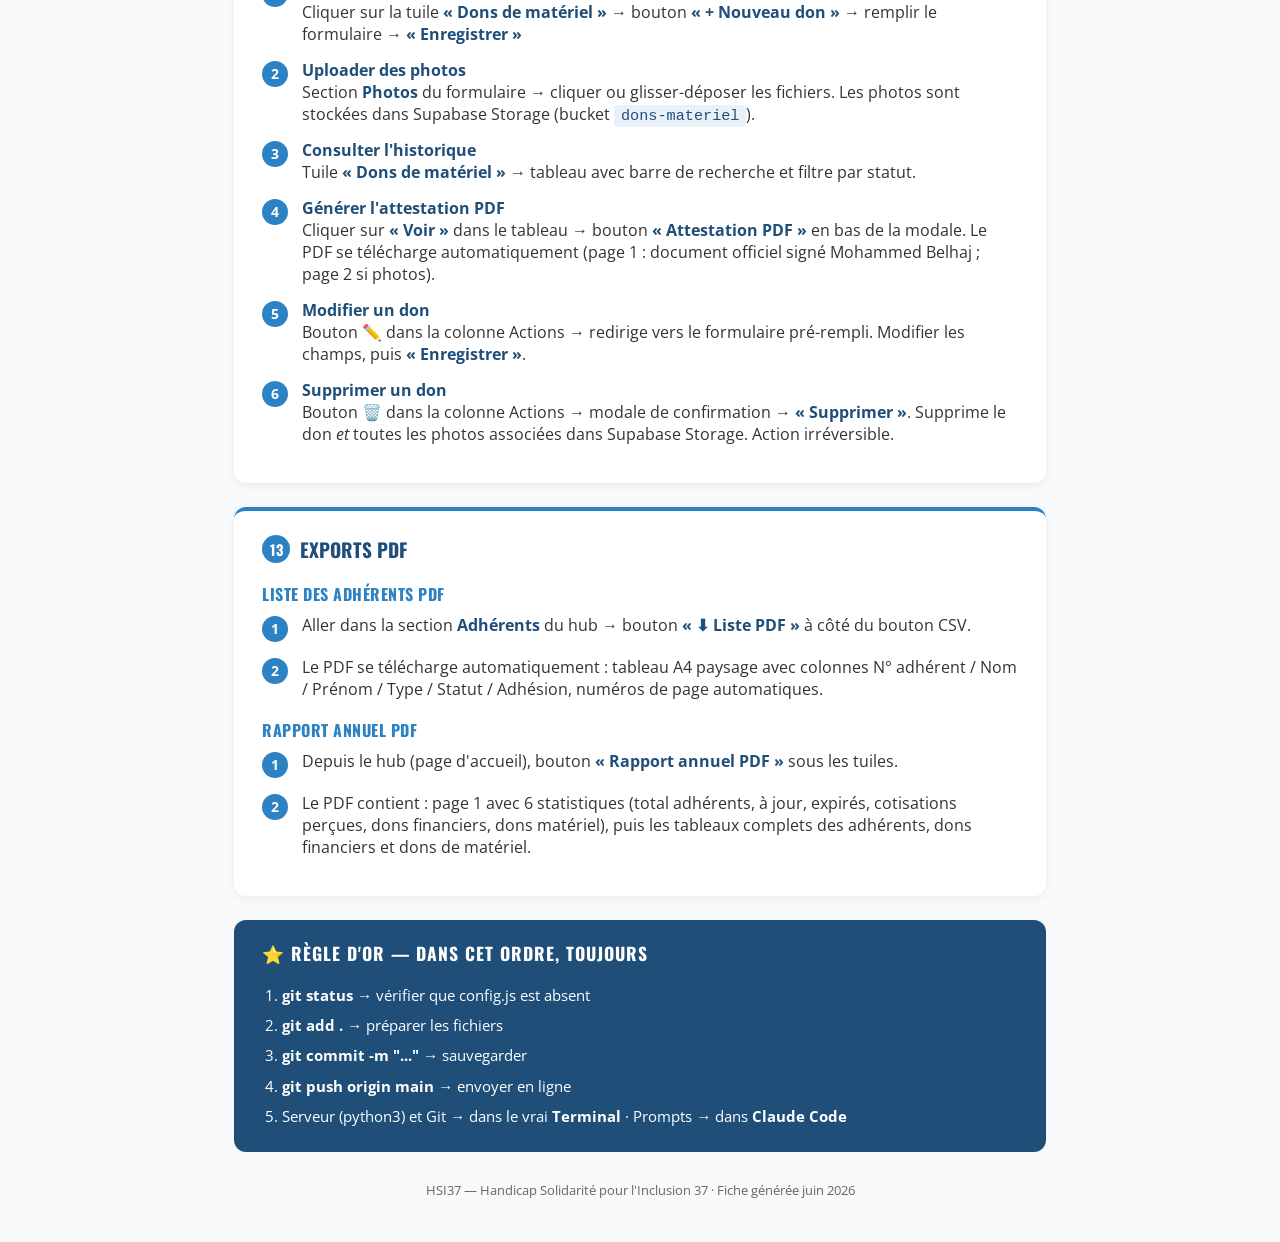
<file: référencement HSI/fiche-reference-hsi37.html>
<!DOCTYPE html>
<html lang="fr">
<head>
<meta charset="UTF-8">
<meta name="viewport" content="width=device-width, initial-scale=1.0">
<title>Fiche de référence — Dashboard HSI37</title>
<link rel="preconnect" href="https://fonts.googleapis.com">
<link href="https://fonts.googleapis.com/css2?family=Oswald:wght@500;600;700&family=Open+Sans:wght@400;600;700&display=swap" rel="stylesheet">
<style>
  :root {
    --bleu: #2D82C4;
    --bleu-clair: #5AA9E6;
    --bleu-fonce: #1F4E79;
    --orange: #F28C28;
    --gris-texte: #333333;
    --gris-secondaire: #666666;
    --fond-clair: #F8F9FA;
    --blanc: #FFFFFF;
  }

  * { box-sizing: border-box; margin: 0; padding: 0; }

  body {
    font-family: 'Open Sans', sans-serif;
    font-size: 16px;
    color: var(--gris-texte);
    background: var(--fond-clair);
    padding: 32px 24px;
    max-width: 860px;
    margin: auto;
  }

  header {
    background: var(--bleu-fonce);
    color: var(--blanc);
    border-radius: 12px;
    padding: 24px 28px;
    margin-bottom: 28px;
  }

  header h1 {
    font-family: 'Oswald', sans-serif;
    font-size: 1.6rem;
    letter-spacing: 1px;
    margin-bottom: 4px;
  }

  header p {
    font-size: 0.9rem;
    opacity: 0.85;
  }

  .alerte {
    background: #fff3cd;
    border-left: 5px solid var(--orange);
    border-radius: 8px;
    padding: 14px 18px;
    margin-bottom: 28px;
    font-size: 0.95rem;
  }

  .alerte strong { color: var(--orange); }

  section {
    background: var(--blanc);
    border-radius: 12px;
    padding: 24px 28px;
    margin-bottom: 24px;
    border-top: 4px solid var(--bleu);
    box-shadow: 0 2px 8px rgba(0,0,0,0.06);
  }

  section h2 {
    font-family: 'Oswald', sans-serif;
    font-size: 1.2rem;
    color: var(--bleu-fonce);
    margin-bottom: 18px;
    display: flex;
    align-items: center;
    gap: 10px;
  }

  section h2 .num {
    background: var(--bleu);
    color: white;
    border-radius: 50%;
    width: 28px;
    height: 28px;
    display: flex;
    align-items: center;
    justify-content: center;
    font-size: 0.9rem;
    flex-shrink: 0;
  }

  h3 {
    font-family: 'Oswald', sans-serif;
    font-size: 1rem;
    color: var(--bleu);
    margin: 18px 0 8px;
    text-transform: uppercase;
    letter-spacing: 0.5px;
  }

  p { margin-bottom: 10px; line-height: 1.6; }

  code {
    background: #e8f0f8;
    color: var(--bleu-fonce);
    font-family: 'Courier New', monospace;
    font-size: 0.95rem;
    padding: 2px 7px;
    border-radius: 4px;
  }

  .bloc-commandes {
    background: #1e2a38;
    color: #c8e6ff;
    border-radius: 8px;
    padding: 16px 20px;
    margin: 10px 0 16px;
    font-family: 'Courier New', monospace;
    font-size: 0.92rem;
    line-height: 2;
  }

  .bloc-commandes .commentaire {
    color: #7aab6e;
    font-style: italic;
  }

  .bloc-commandes .attention {
    color: #ffb347;
    font-weight: 700;
  }

  .grille-outils {
    display: grid;
    grid-template-columns: 1fr 1fr 1fr;
    gap: 14px;
    margin-top: 12px;
  }

  .outil {
    background: var(--fond-clair);
    border-radius: 10px;
    padding: 14px;
    border: 1px solid #dde5ef;
  }

  .outil .nom {
    font-family: 'Oswald', sans-serif;
    color: var(--bleu-fonce);
    font-size: 1rem;
    margin-bottom: 6px;
  }

  .outil .description {
    font-size: 0.85rem;
    color: var(--gris-secondaire);
    line-height: 1.5;
  }

  .outil .jamais {
    font-size: 0.8rem;
    color: #c0392b;
    margin-top: 6px;
    font-weight: 600;
  }

  .etape {
    display: flex;
    gap: 14px;
    margin-bottom: 14px;
    align-items: flex-start;
  }

  .etape .pastille {
    background: var(--bleu);
    color: white;
    border-radius: 50%;
    width: 26px;
    height: 26px;
    min-width: 26px;
    display: flex;
    align-items: center;
    justify-content: center;
    font-size: 0.85rem;
    font-weight: 700;
    margin-top: 2px;
  }

  .etape .contenu { flex: 1; }
  .etape .contenu strong { color: var(--bleu-fonce); }

  .blocage {
    background: var(--fond-clair);
    border-radius: 8px;
    padding: 12px 16px;
    margin-bottom: 10px;
    border-left: 4px solid var(--bleu-clair);
  }

  .blocage .symptome {
    font-weight: 700;
    color: var(--bleu-fonce);
    margin-bottom: 4px;
  }

  .blocage .solution {
    font-size: 0.92rem;
    color: var(--gris-texte);
  }

  .lexique-table {
    width: 100%;
    border-collapse: collapse;
    margin-top: 10px;
    font-size: 0.92rem;
  }

  .lexique-table th {
    background: var(--bleu-fonce);
    color: white;
    padding: 10px 14px;
    text-align: left;
    font-family: 'Oswald', sans-serif;
    font-weight: 500;
  }

  .lexique-table td {
    padding: 10px 14px;
    border-bottom: 1px solid #e0e8f0;
    vertical-align: top;
  }

  .lexique-table tr:nth-child(even) td { background: var(--fond-clair); }

  .regle-or {
    background: var(--bleu-fonce);
    color: white;
    border-radius: 12px;
    padding: 20px 28px;
    margin-top: 8px;
  }

  .regle-or h2 {
    font-family: 'Oswald', sans-serif;
    font-size: 1.1rem;
    letter-spacing: 1px;
    margin-bottom: 14px;
    color: white;
  }

  .regle-or ol {
    padding-left: 20px;
    line-height: 2;
  }

  .regle-or li { font-size: 0.95rem; }

  footer {
    text-align: center;
    font-size: 0.8rem;
    color: var(--gris-secondaire);
    margin-top: 28px;
  }

  @media (max-width: 600px) {
    .grille-outils { grid-template-columns: 1fr; }
    body { padding: 16px; }
  }

  @media print {
    body { background: white; }
    section { box-shadow: none; border: 1px solid #dde5ef; }
  }
</style>
</head>
<body>

<header>
  <h1>📋 FICHE DE RÉFÉRENCE — DASHBOARD HSI37</h1>
  <p>À garder à portée de main · Mise à jour juin 2026</p>
</header>

<div class="alerte">
  ⚠️ <strong>Règle de sécurité absolue :</strong> Avant chaque sauvegarde, vérifier que <code>config.js</code> n'apparaît PAS dans la liste. Ce fichier contient tes clés secrètes — il ne doit jamais partir en ligne.
</div>

<!-- SECTION 1 -->
<section>
  <h2><span class="num">1</span> LES 3 OUTILS — NE PAS LES CONFONDRE</h2>

  <div class="grille-outils">
    <div class="outil">
      <div class="nom">🖥️ Terminal</div>
      <div class="description">La fenêtre noire avec <code>%</code> à la fin. C'est lui qui tourne vraiment sur ton Mac. Tu y tapes les commandes Git et tu y lances le serveur.</div>
      <div class="jamais">→ Ouvrir avec Spotlight : ⌘ + Espace → "Terminal"</div>
    </div>
    <div class="outil">
      <div class="nom">💬 Claude Code</div>
      <div class="description">La fenêtre où tu discutes en français pour faire écrire du code. Tu la lances en tapant <code>claude</code> dans le Terminal.</div>
      <div class="jamais">🚫 Jamais de commandes Git ici. Jamais de serveur ici.</div>
    </div>
    <div class="outil">
      <div class="nom">🌐 Navigateur</div>
      <div class="description">Safari ou Chrome. Sert uniquement à <em>voir</em> le dashboard. Adresse : <code>localhost:8002/index.html</code></div>
      <div class="jamais">→ Forcer le rechargement : ⌘ + Maj + R</div>
    </div>
  </div>

  <p style="margin-top:16px; font-size:0.9rem; color:var(--gris-secondaire);">
    💡 Astuce : garde <strong>deux fenêtres Terminal ouvertes</strong> — une pour le serveur (python3), une pour Git / Claude Code. Menu Terminal → Shell → Nouvelle fenêtre, ou <code>⌘ + N</code>.
  </p>
</section>

<!-- SECTION 2 -->
<section>
  <h2><span class="num">2</span> DÉMARRER UNE SESSION DE TRAVAIL</h2>

  <div class="etape">
    <div class="pastille">1</div>
    <div class="contenu">
      <strong>Aller dans le dossier du projet</strong><br>
      <div class="bloc-commandes">cd ~/hsi37-dashboard</div>
      <span style="font-size:0.85rem; color:var(--gris-secondaire);">cd = "change directory" (changer de dossier). ~ = ton dossier personnel.</span>
    </div>
  </div>

  <div class="etape">
    <div class="pastille">2</div>
    <div class="contenu">
      <strong>Vérifier qu'on est au bon endroit</strong><br>
      <div class="bloc-commandes">ls</div>
      <span style="font-size:0.85rem; color:var(--gris-secondaire);">Tu dois voir : <code>index.html</code>, <code>app.js</code>, <code>styles.css</code>, <code>config.js</code></span>
    </div>
  </div>

  <div class="etape">
    <div class="pastille">3</div>
    <div class="contenu">
      <strong>Lancer le serveur local (pour voir le site)</strong><br>
      <div class="bloc-commandes">python3 -m http.server 8002</div>
      <span style="font-size:0.85rem; color:var(--gris-secondaire);">⚠️ Laisser cette fenêtre Terminal <strong>ouverte</strong> — le serveur tourne tant qu'elle est ouverte. Si message "Address already in use" (port occupé) → essaie 8003, 8004…</span>
    </div>
  </div>

  <div class="etape">
    <div class="pastille">4</div>
    <div class="contenu">
      <strong>Ouvrir le dashboard dans le navigateur</strong><br>
      <div class="bloc-commandes">localhost:8002/index.html</div>
      <span style="font-size:0.85rem; color:var(--gris-secondaire);">Colle cette adresse dans la barre du navigateur (pas dans Google).</span>
    </div>
  </div>

  <div class="etape">
    <div class="pastille">5</div>
    <div class="contenu">
      <strong>Lancer Claude Code (dans une 2ème fenêtre Terminal)</strong><br>
      <div class="bloc-commandes">cd ~/hsi37-dashboard<br>claude</div>
      <span style="font-size:0.85rem; color:var(--gris-secondaire);">Si demandé "trust this folder" → taper <code>1</code> (oui). Pour quitter : <code>/exit</code> ou Ctrl + C deux fois.</span>
    </div>
  </div>
</section>

<!-- SECTION 3 -->
<section>
  <h2><span class="num">3</span> SAUVEGARDER ET ENVOYER EN LIGNE — LA SÉQUENCE GIT</h2>

  <p style="margin-bottom:16px;">À faire <strong>après chaque étape qui fonctionne</strong>. Toujours dans le dossier du projet.</p>

  <div class="bloc-commandes">
    <span class="commentaire"># Étape 0 — Toujours commencer ici</span><br>
    cd ~/hsi37-dashboard<br><br>
    <span class="commentaire"># Étape 1 — Voir ce qui a changé</span><br>
    git status<br>
    <span class="attention">⚠ VÉRIFIER : config.js NE DOIT PAS apparaître dans la liste</span><br><br>
    <span class="commentaire"># Étape 2 — Préparer les fichiers</span><br>
    git add .<br>
    <span class="commentaire"># Le point (.) = tous les fichiers modifiés, sauf ceux ignorés comme config.js</span><br><br>
    <span class="commentaire"># Étape 3 — Créer la sauvegarde avec un message clair</span><br>
    git commit -m "Description de ce que tu as fait"<br>
    <span class="commentaire"># Pas d'accents dans le message. Ex : git commit -m "Ajout membre Dupont"</span><br><br>
    <span class="commentaire"># Étape 4 — Envoyer en ligne</span><br>
    git push origin main<br>
    <span class="commentaire"># Les changements sont visibles en ligne en moins d'une minute</span>
  </div>

  <h3>Voir les 5 dernières sauvegardes</h3>
  <div class="bloc-commandes">git log --oneline -5</div>

  <h3>⏪ Annuler des modifications non encore sauvegardées</h3>
  <div class="bloc-commandes">git restore .</div>
  <p style="font-size:0.85rem; color:#c0392b;">⚠️ Attention : efface tout ce qui n'a pas encore été "commité" (sauvegardé). À utiliser seulement si tu as cassé quelque chose. En cas de doute → ne rien faire et demander.</p>
</section>

<!-- SECTION 4 -->
<section>
  <h2><span class="num">4</span> RÉSOLUTION DE BLOCAGES</h2>

  <div class="blocage">
    <div class="symptome">🔴 Le Terminal affiche <code>quote&gt;</code> ou <code>dquote&gt;</code> en boucle</div>
    <div class="solution">Tu as collé du texte avec un guillemet mal fermé. → Appuie sur <strong>Ctrl + C</strong> pour revenir à l'invite normale.</div>
  </div>

  <div class="blocage">
    <div class="symptome">🔴 "command not found" (commande introuvable)</div>
    <div class="solution">Commande mal tapée ou outil absent. Vérifie l'orthographe exacte.</div>
  </div>

  <div class="blocage">
    <div class="symptome">🔴 "Address already in use" (port déjà utilisé)</div>
    <div class="solution">Le port 8002 est occupé. Essaie : <code>python3 -m http.server 8003</code> puis va sur <code>localhost:8003/index.html</code></div>
  </div>

  <div class="blocage">
    <div class="symptome">🔴 La page ne s'affiche pas dans le navigateur</div>
    <div class="solution">Le serveur python3 n'est pas lancé. Relancer l'étape 3 de la routine de démarrage.</div>
  </div>

  <div class="blocage">
    <div class="symptome">🔴 Une commande tourne sans fin</div>
    <div class="solution">Appuie sur <strong>Ctrl + C</strong> pour l'arrêter.</div>
  </div>

  <div class="blocage">
    <div class="symptome">🔴 Terminal complètement bloqué</div>
    <div class="solution">Ferme la fenêtre et relance une nouvelle fenêtre Terminal.</div>
  </div>
</section>

<!-- SECTION 5 -->
<section>
  <h2><span class="num">5</span> LEXIQUE EXPRESS</h2>

  <table class="lexique-table">
    <thead>
      <tr><th>Mot</th><th>Ce que ça veut dire</th></tr>
    </thead>
    <tbody>
      <tr><td><code>cd</code></td><td>Change Directory = se déplacer dans un dossier</td></tr>
      <tr><td><code>ls</code></td><td>List = lister les fichiers du dossier courant</td></tr>
      <tr><td><code>~</code></td><td>Ton dossier personnel sur le Mac</td></tr>
      <tr><td><strong>commit</strong></td><td>Une photo/sauvegarde de ton projet à un instant T</td></tr>
      <tr><td><strong>push</strong></td><td>Envoyer tes sauvegardes sur internet (GitHub)</td></tr>
      <tr><td><strong>git status</strong></td><td>Voir quels fichiers ont changé depuis la dernière sauvegarde</td></tr>
      <tr><td><strong>git add .</strong></td><td>Préparer tous les fichiers modifiés pour la prochaine sauvegarde</td></tr>
      <tr><td><strong>port</strong></td><td>Numéro de "porte" utilisé par le serveur local (8001, 8002…)</td></tr>
      <tr><td><strong>localhost</strong></td><td>Ton ordinateur lui-même, vu comme un site web</td></tr>
      <tr><td><strong>config.js</strong></td><td>Fichier contenant tes clés secrètes Supabase — ne jamais envoyer en ligne</td></tr>
    </tbody>
  </table>
</section>

<!-- ADRESSES UTILES -->
<section>
  <h2><span class="num">6</span> ADRESSES UTILES</h2>

  <table class="lexique-table">
    <thead>
      <tr><th>Quoi</th><th>Adresse / Commande</th></tr>
    </thead>
    <tbody>
      <tr><td>Dossier du projet</td><td><code>~/hsi37-dashboard</code></td></tr>
      <tr><td>Dashboard en local (sur ton Mac)</td><td><code>localhost:8002/index.html</code></td></tr>
      <tr><td>Base de données</td><td>Supabase — projet hsi37-dashboard, région Paris</td></tr>
      <tr><td>Clés de connexion</td><td><code>config.js</code> — NE JAMAIS partager</td></tr>
    </tbody>
  </table>
</section>

<!-- SECTION SUPABASE -->
<section>
  <h2><span class="num">7</span> SUPABASE — LA BASE DE DONNÉES</h2>

  <p>Supabase = l'endroit où sont stockés les adhérents du dashboard. Ce n'est pas sur ton Mac, c'est en ligne.</p>

  <table class="lexique-table" style="margin-top:12px;">
    <thead>
      <tr><th>Quoi</th><th>Détail</th></tr>
    </thead>
    <tbody>
      <tr><td>Accès</td><td><a href="https://supabase.com" target="_blank" style="color:var(--bleu-fonce);">supabase.com</a> → Se connecter → Projet <strong>hsi37-dashboard</strong></td></tr>
      <tr><td>Région</td><td>Paris</td></tr>
      <tr><td>Clés secrètes</td><td>Dans <code>config.js</code> sur ton Mac — NE JAMAIS copier-coller en chat</td></tr>
      <tr><td>Table des adhérents</td><td>Menu gauche → <strong>Table Editor</strong> → table <code>members</code></td></tr>
      <tr><td>Voir les connexions</td><td>Menu gauche → <strong>Authentication</strong> → Users</td></tr>
    </tbody>
  </table>

  <p style="margin-top:14px; font-size:0.88rem; color:var(--gris-secondaire);">💡 Supabase est indépendant de Git. Modifier un adhérent dans Supabase ne nécessite pas de git push. Git sert pour le <em>code</em> (app.js, index.html…), pas pour les données.</p>

  <h3>Modifier un mot de passe utilisateur</h3>
  <div class="etape">
    <div class="pastille">1</div>
    <div class="contenu">Aller sur <a href="https://supabase.com" target="_blank" style="color:var(--bleu-fonce);">supabase.com</a> → ton projet → menu gauche <strong>Authentication</strong> → <strong>Users</strong></div>
  </div>
  <div class="etape">
    <div class="pastille">2</div>
    <div class="contenu">Trouver l'utilisateur → cliquer sur les <strong>3 points</strong> à droite de la ligne</div>
  </div>
  <div class="etape">
    <div class="pastille">3</div>
    <div class="contenu">Cliquer <strong>Send password recovery</strong> → un email de réinitialisation part automatiquement à l'utilisateur</div>
  </div>
  <p style="font-size:0.85rem; color:var(--gris-secondaire); margin-top:4px;">OU pour forcer toi-même un nouveau mot de passe : cliquer sur l'utilisateur → <strong>Update password</strong> → saisir → <strong>Save</strong>.</p>
</section>

<!-- SECTION CLOUDFLARE -->
<section>
  <h2><span class="num">8</span> CLOUDFLARE — VÉRIFIER LE DÉPLOIEMENT EN LIGNE</h2>

  <p>Cloudflare Pages = l'hébergeur qui met le site en ligne. Dès que tu fais un <code>git push</code>, Cloudflare détecte le changement et met le site à jour automatiquement.</p>

  <h3>Vérifier que le déploiement a réussi</h3>
  <div class="etape">
    <div class="pastille">1</div>
    <div class="contenu">Aller sur <a href="https://dash.cloudflare.com" target="_blank" style="color:var(--bleu-fonce);">dash.cloudflare.com</a></div>
  </div>
  <div class="etape">
    <div class="pastille">2</div>
    <div class="contenu">Menu gauche → <strong>Workers &amp; Pages</strong> → ton projet</div>
  </div>
  <div class="etape">
    <div class="pastille">3</div>
    <div class="contenu">Onglet <strong>Deployments</strong> → le dernier déploiement doit afficher <strong style="color:green;">Success</strong> (vert)</div>
  </div>

  <table class="lexique-table" style="margin-top:16px;">
    <thead><tr><th>Quoi</th><th>Détail</th></tr></thead>
    <tbody>
      <tr><td>Accès</td><td><a href="https://dash.cloudflare.com" target="_blank" style="color:var(--bleu-fonce);">dash.cloudflare.com</a></td></tr>
      <tr><td>Délai après push</td><td>1 à 2 minutes</td></tr>
      <tr><td>Après vérification</td><td>Faire <code>⌘ + Maj + R</code> sur le site pour vider le cache</td></tr>
    </tbody>
  </table>
</section>

<!-- SECTION GITHUB -->
<section>
  <h2><span class="num">9</span> GITHUB — LE COFFRE-FORT DU CODE</h2>

  <p>GitHub = l'endroit en ligne où le code est stocké. Cloudflare va y lire les fichiers pour mettre le site en ligne. Tu n'y touches presque jamais directement.</p>

  <table class="lexique-table" style="margin-top:12px;">
    <thead><tr><th>Quoi</th><th>Détail</th></tr></thead>
    <tbody>
      <tr><td>Accès</td><td><a href="https://github.com" target="_blank" style="color:var(--bleu-fonce);">github.com</a></td></tr>
      <tr><td>Identifiant</td><td>oceandriftlodge-ops</td></tr>
      <tr><td>Branche principale</td><td><code>main</code></td></tr>
    </tbody>
  </table>

  <h3>Voir l'historique des envois</h3>
  <div class="bloc-commandes">git log --oneline</div>
  <p style="font-size:0.85rem; color:var(--gris-secondaire);">Affiche la liste des commits. Appuie sur <code>q</code> pour quitter.</p>

  <h3>Vérifier sur quelle branche tu es</h3>
  <div class="bloc-commandes">git branch</div>
  <p style="font-size:0.85rem; color:var(--gris-secondaire);">Doit afficher <code>* main</code>. Si ce n'est pas le cas, demande de l'aide avant de continuer.</p>

  <div class="alerte" style="margin-top:16px;">
    ⚠️ <strong>Ne jamais coller un token GitHub (ghp_…) dans un chat.</strong> Si ça arrive → aller immédiatement sur GitHub → Settings → Developer settings → Personal access tokens → révoquer le token exposé.
  </div>
</section>

<!-- SECTION CACHE -->
<section>
  <h2><span class="num">10</span> VIDER LE CACHE DU NAVIGATEUR</h2>

  <p>Le cache (= ancienne version de la page gardée en mémoire par le navigateur) peut faire croire qu'une modification n'a pas fonctionné. À faire systématiquement après chaque modification.</p>

  <table class="lexique-table" style="margin-top:12px;">
    <thead>
      <tr><th>Action</th><th>Raccourci</th></tr>
    </thead>
    <tbody>
      <tr><td>Recharger <strong>sans cache</strong> (le plus utile)</td><td><code>⌘ + Maj + R</code></td></tr>
      <tr><td>Recharger normalement</td><td><code>⌘ + R</code></td></tr>
      <tr><td>Vider tout le cache (Chrome)</td><td><code>⌘ + Maj + Suppr</code> → cocher "Images et fichiers en cache" → Effacer</td></tr>
    </tbody>
  </table>

  <p style="margin-top:12px; font-size:0.88rem; color:var(--gris-secondaire);">💡 Règle simple : après chaque <code>git push</code>, attendre 1 minute puis faire <code>⌘ + Maj + R</code> sur la page pour voir les changements.</p>
</section>

<!-- SECTION TOUCHES MAC -->
<section>
  <h2><span class="num">11</span> TOUCHES MAC ESSENTIELLES POUR CE PROJET</h2>

  <h3>Dans le Terminal</h3>
  <table class="lexique-table">
    <thead>
      <tr><th>Raccourci</th><th>Ce que ça fait</th></tr>
    </thead>
    <tbody>
      <tr><td><code>Ctrl + C</code></td><td>Arrêter une commande en cours / débloquer le Terminal</td></tr>
      <tr><td><code>⌘ + N</code></td><td>Ouvrir une nouvelle fenêtre Terminal</td></tr>
      <tr><td>Flèche ↑</td><td>Rappeler la dernière commande tapée (très pratique)</td></tr>
    </tbody>
  </table>

  <h3>Dans le navigateur</h3>
  <table class="lexique-table">
    <thead>
      <tr><th>Raccourci</th><th>Ce que ça fait</th></tr>
    </thead>
    <tbody>
      <tr><td><code>⌘ + Maj + R</code></td><td>Recharger sans cache — à faire après chaque modification</td></tr>
      <tr><td><code>⌘ + R</code></td><td>Recharger normalement</td></tr>
      <tr><td><code>⌘ + T</code></td><td>Ouvrir un nouvel onglet</td></tr>
      <tr><td><code>⌘ + W</code></td><td>Fermer l'onglet en cours</td></tr>
    </tbody>
  </table>

  <h3>Partout sur le Mac</h3>
  <table class="lexique-table">
    <thead>
      <tr><th>Raccourci</th><th>Ce que ça fait</th></tr>
    </thead>
    <tbody>
      <tr><td><code>⌘ + Espace</code></td><td>Spotlight — chercher et ouvrir n'importe quelle app (ex: Terminal)</td></tr>
      <tr><td><code>⌘ + Z</code></td><td>Annuler la dernière action</td></tr>
      <tr><td><code>⌘ + C</code></td><td>Copier</td></tr>
      <tr><td><code>⌘ + V</code></td><td>Coller</td></tr>
      <tr><td><code>⌥ + ⌘ + Échap</code></td><td>Forcer à quitter une application bloquée</td></tr>
      <tr><td><code>⌘ + Maj + 4</code></td><td>Capture d'écran d'une zone (utile pour signaler un bug)</td></tr>
    </tbody>
  </table>
</section>

<!-- SECTION 12 -->
<section>
  <h2><span class="num">12</span> MODULE DONS DE MATÉRIEL</h2>

  <h3>Référentiel technique</h3>

  <table class="lexique-table">
    <thead>
      <tr><th>Quoi</th><th>Détail</th></tr>
    </thead>
    <tbody>
      <tr><td>Table Supabase</td><td><code>dons_materiel</code> — 13 colonnes, RLS activé</td></tr>
      <tr><td>Bucket Storage</td><td><code>dons-materiel</code> — privé, sous-dossiers <code>{id_du_don}/</code></td></tr>
      <tr><td>Page historique</td><td><code>dons-materiel.html</code> — tableau avec recherche et filtre par statut</td></tr>
      <tr><td>Page formulaire</td><td><code>nouveau-don.html</code> — saisie + upload photos</td></tr>
      <tr><td>Hub</td><td>Tuile "Dons de matériel" ajoutée sur <code>index.html</code></td></tr>
    </tbody>
  </table>

  <h3>Guide utilisateur</h3>

  <div class="etape">
    <div class="pastille">1</div>
    <div class="contenu">
      <strong>Saisir un nouveau don</strong><br>
      Cliquer sur la tuile <strong>« Dons de matériel »</strong> → bouton <strong>« + Nouveau don »</strong> → remplir le formulaire → <strong>« Enregistrer »</strong>
    </div>
  </div>

  <div class="etape">
    <div class="pastille">2</div>
    <div class="contenu">
      <strong>Uploader des photos</strong><br>
      Section <strong>Photos</strong> du formulaire → cliquer ou glisser-déposer les fichiers. Les photos sont stockées dans Supabase Storage (bucket <code>dons-materiel</code>).
    </div>
  </div>

  <div class="etape">
    <div class="pastille">3</div>
    <div class="contenu">
      <strong>Consulter l'historique</strong><br>
      Tuile <strong>« Dons de matériel »</strong> → tableau avec barre de recherche et filtre par statut.
    </div>
  </div>

  <div class="etape">
    <div class="pastille">4</div>
    <div class="contenu">
      <strong>Générer l'attestation PDF</strong><br>
      Cliquer sur <strong>« Voir »</strong> dans le tableau → bouton <strong>« Attestation PDF »</strong> en bas de la modale. Le PDF se télécharge automatiquement (page 1 : document officiel signé Mohammed Belhaj ; page 2 si photos).
    </div>
  </div>

  <div class="etape">
    <div class="pastille">5</div>
    <div class="contenu">
      <strong>Modifier un don</strong><br>
      Bouton ✏️ dans la colonne Actions → redirige vers le formulaire pré-rempli. Modifier les champs, puis <strong>« Enregistrer »</strong>.
    </div>
  </div>

  <div class="etape">
    <div class="pastille">6</div>
    <div class="contenu">
      <strong>Supprimer un don</strong><br>
      Bouton 🗑️ dans la colonne Actions → modale de confirmation → <strong>« Supprimer »</strong>. Supprime le don <em>et</em> toutes les photos associées dans Supabase Storage. Action irréversible.
    </div>
  </div>
</section>

<!-- SECTION 13 -->
<section>
  <h2><span class="num">13</span> EXPORTS PDF</h2>

  <h3>Liste des adhérents PDF</h3>
  <div class="etape">
    <div class="pastille">1</div>
    <div class="contenu">
      Aller dans la section <strong>Adhérents</strong> du hub → bouton <strong>« ⬇ Liste PDF »</strong> à côté du bouton CSV.
    </div>
  </div>
  <div class="etape">
    <div class="pastille">2</div>
    <div class="contenu">
      Le PDF se télécharge automatiquement : tableau A4 paysage avec colonnes N° adhérent / Nom / Prénom / Type / Statut / Adhésion, numéros de page automatiques.
    </div>
  </div>

  <h3>Rapport annuel PDF</h3>
  <div class="etape">
    <div class="pastille">1</div>
    <div class="contenu">
      Depuis le hub (page d'accueil), bouton <strong>« Rapport annuel PDF »</strong> sous les tuiles.
    </div>
  </div>
  <div class="etape">
    <div class="pastille">2</div>
    <div class="contenu">
      Le PDF contient : page 1 avec 6 statistiques (total adhérents, à jour, expirés, cotisations perçues, dons financiers, dons matériel), puis les tableaux complets des adhérents, dons financiers et dons de matériel.
    </div>
  </div>
</section>

<!-- RÈGLE D'OR -->
<div class="regle-or">
  <h2>⭐ RÈGLE D'OR — DANS CET ORDRE, TOUJOURS</h2>
  <ol>
    <li><strong>git status</strong> → vérifier que config.js est absent</li>
    <li><strong>git add .</strong> → préparer les fichiers</li>
    <li><strong>git commit -m "..."</strong> → sauvegarder</li>
    <li><strong>git push origin main</strong> → envoyer en ligne</li>
    <li>Serveur (python3) et Git → dans le vrai <strong>Terminal</strong> · Prompts → dans <strong>Claude Code</strong></li>
  </ol>
</div>

<footer>
  <p>HSI37 — Handicap Solidarité pour l'Inclusion 37 · Fiche générée juin 2026</p>
</footer>

</body>
</html>
</file>
